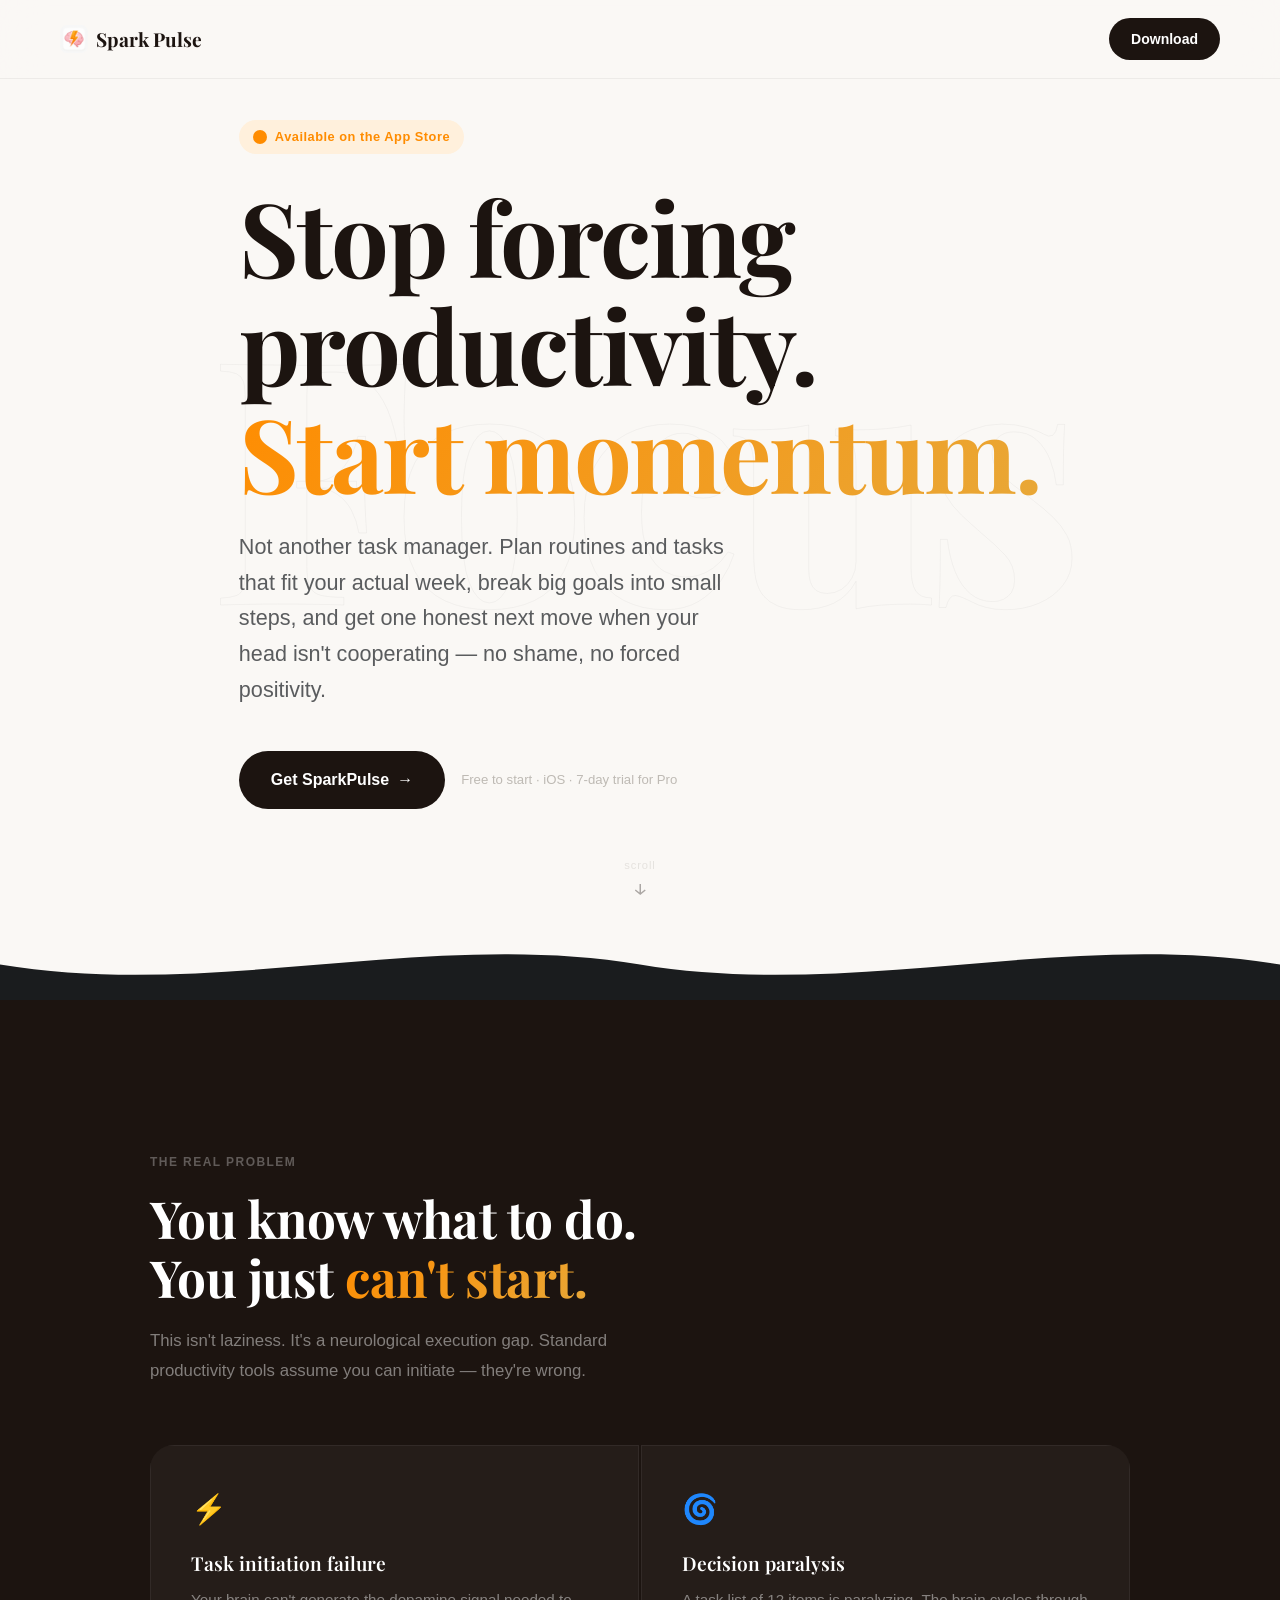
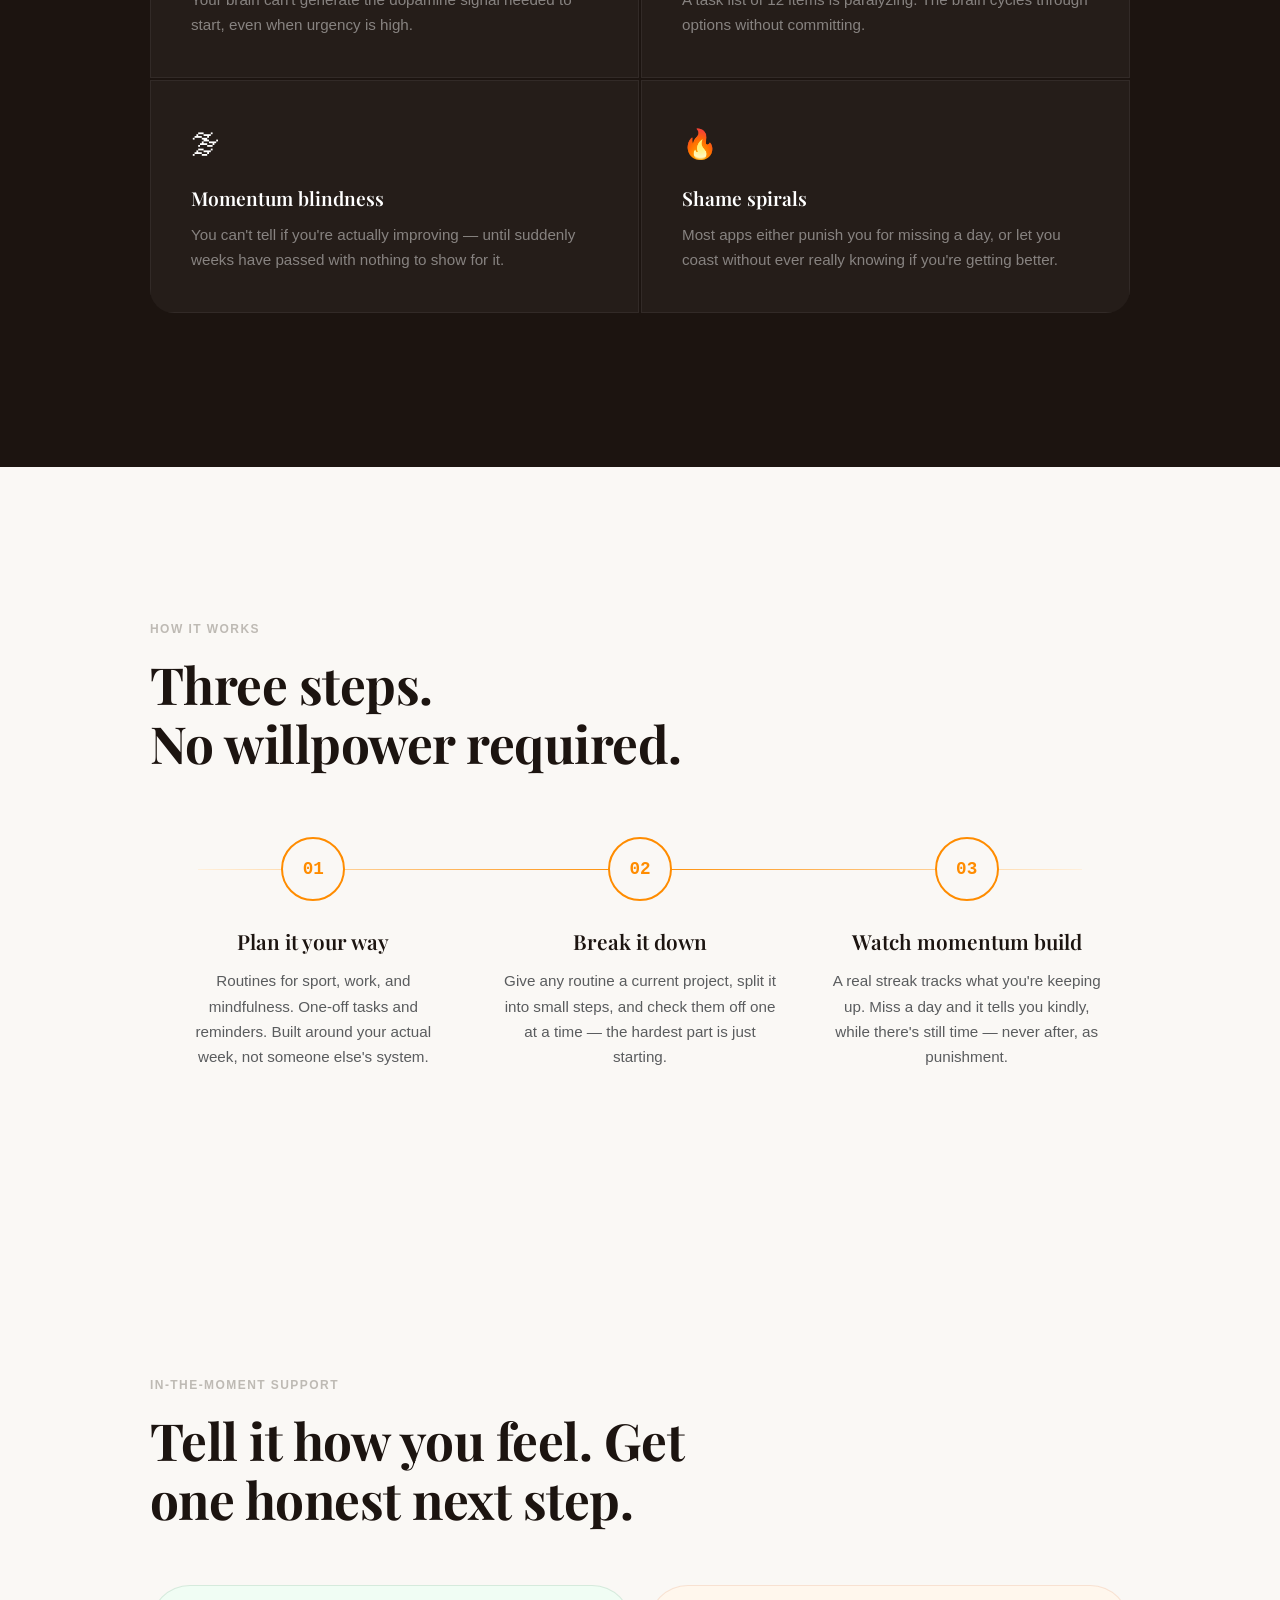
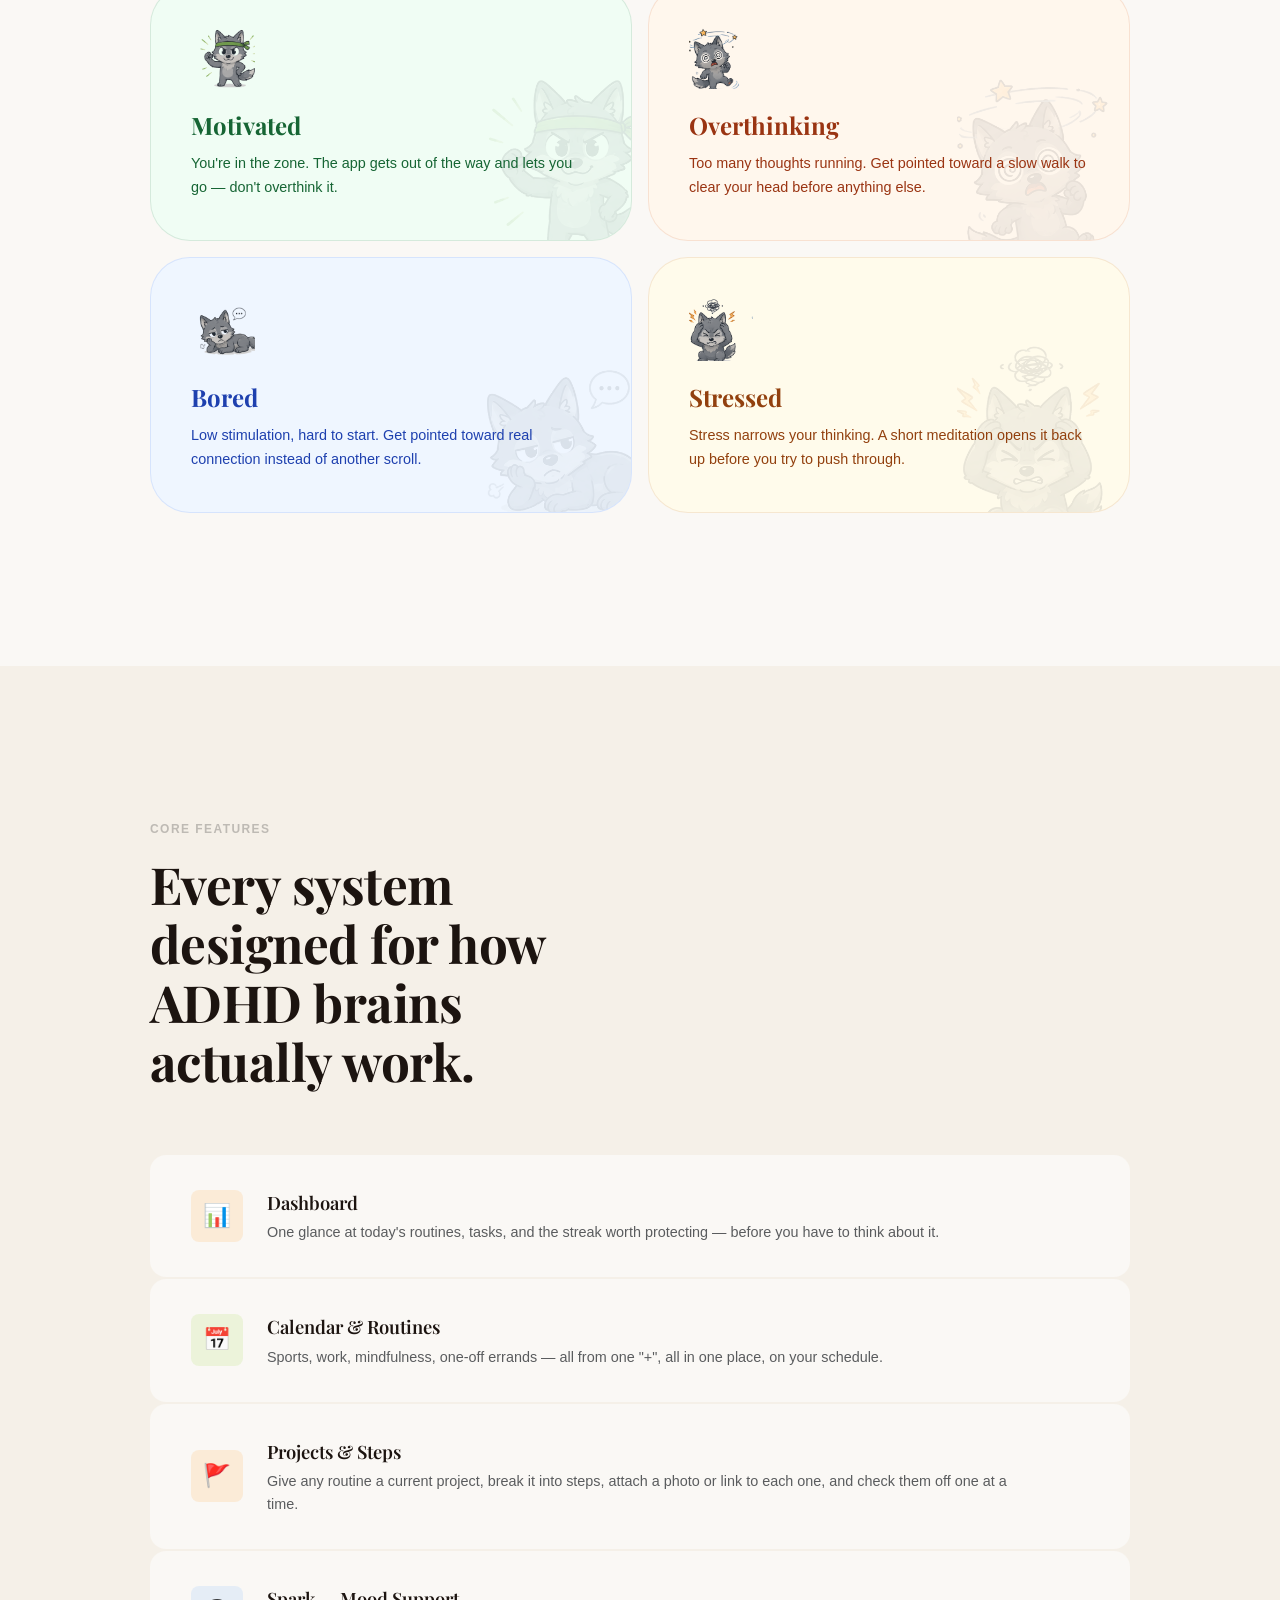
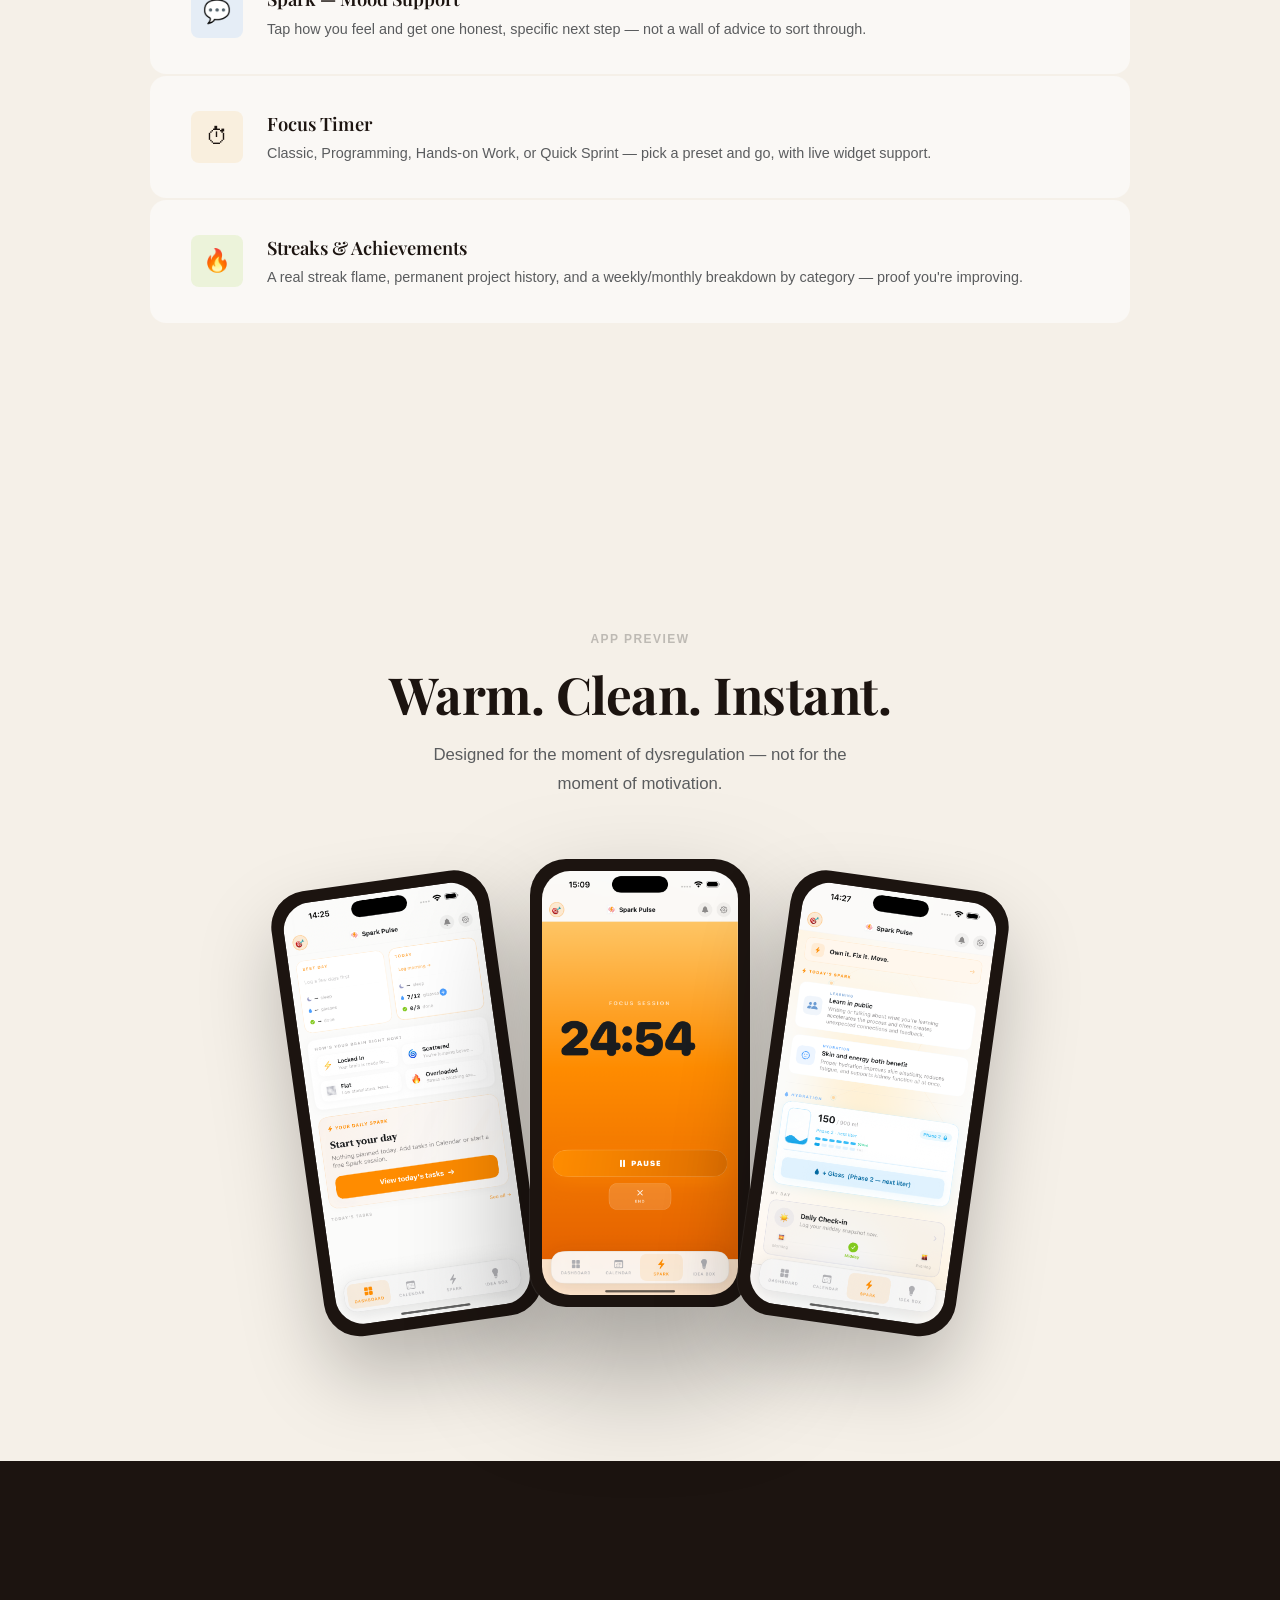
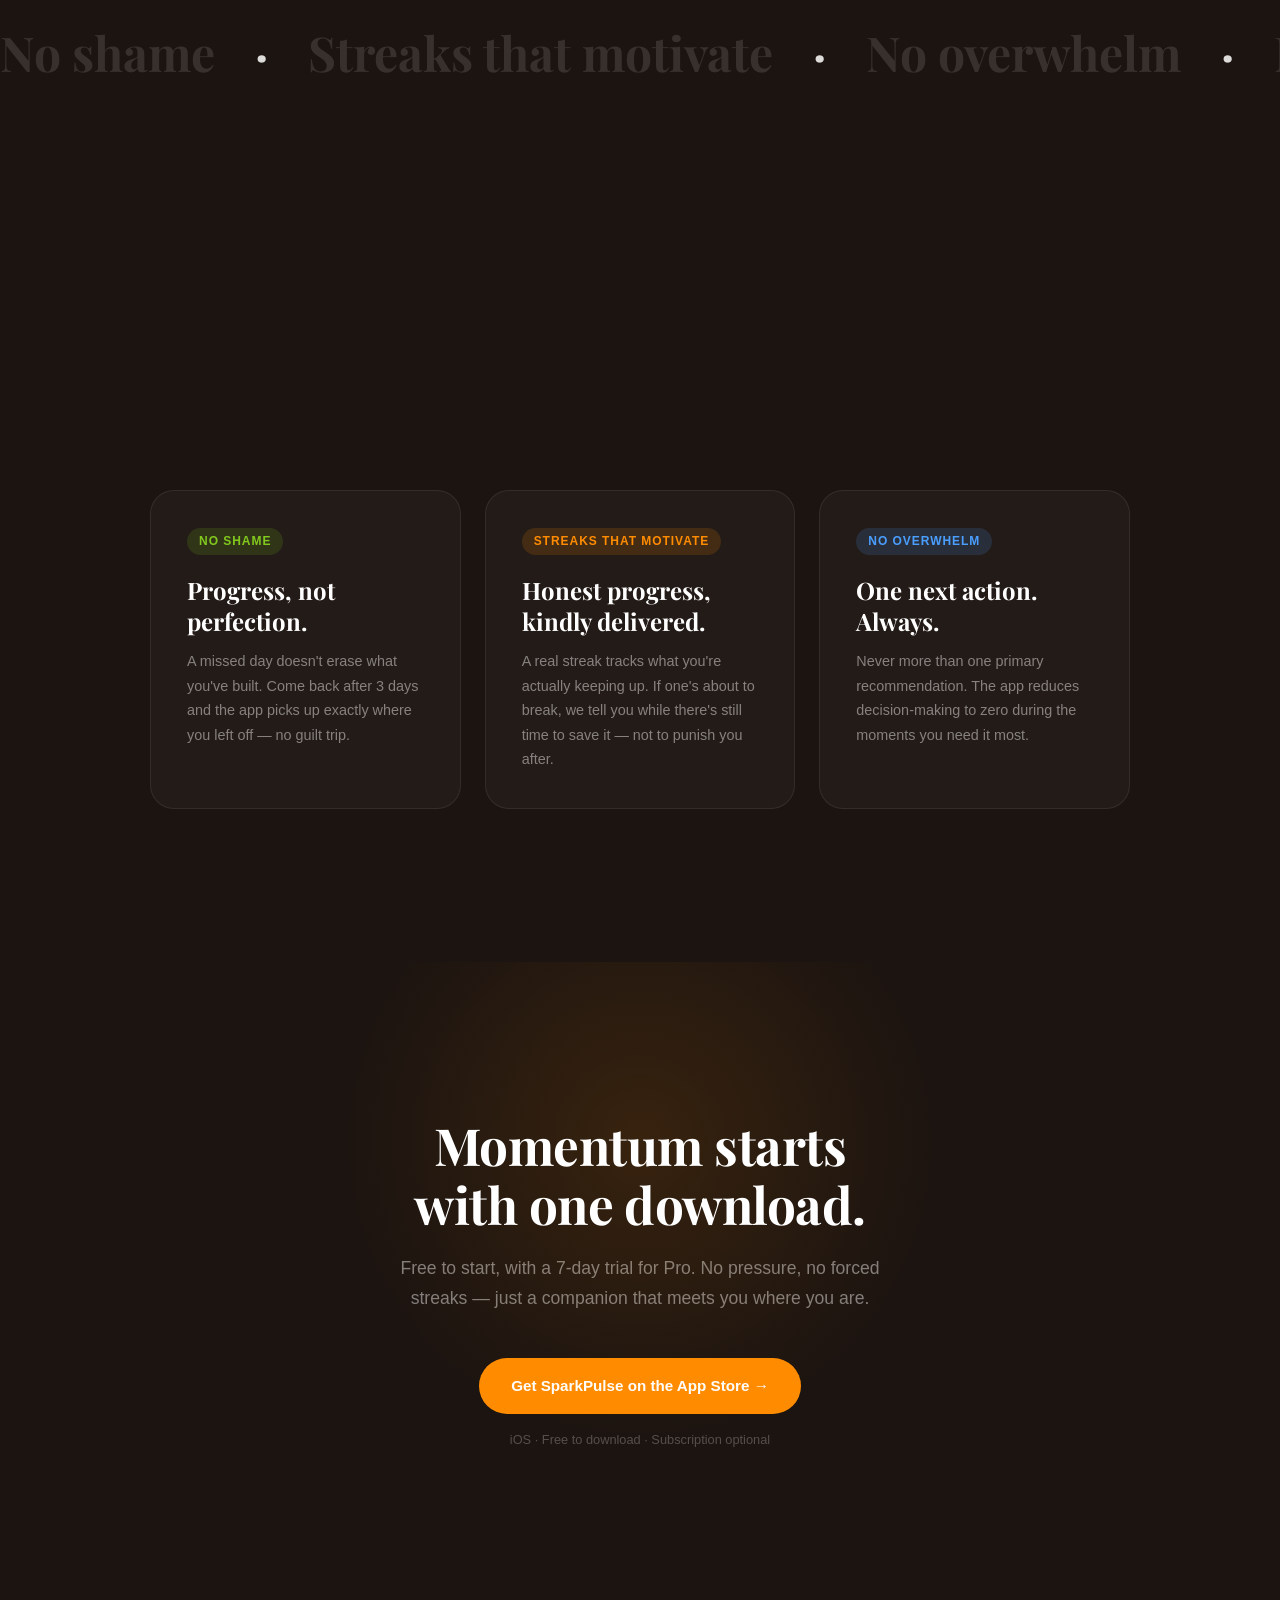
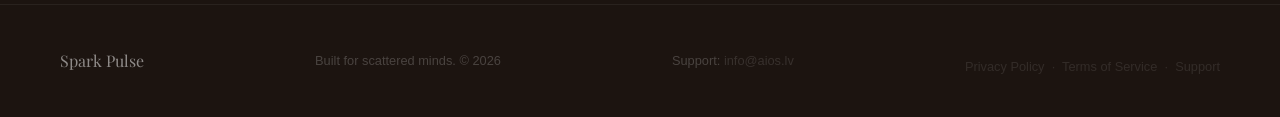
<file: index.html>
<!DOCTYPE html>
<html lang="en">
<head>
  <meta charset="UTF-8">
  <meta name="viewport" content="width=device-width, initial-scale=1.0">
  <meta name="description" content="SparkPulse — momentum, not shame. Plan routines and tasks, break big goals into small steps, get honest mood support in the moment, and watch real momentum build. Built for ADHD brains.">
  <meta property="og:title" content="SparkPulse — Momentum, Not Shame">
  <meta property="og:description" content="Stop forcing productivity. Small steps, honest streaks, and support that meets you where your head actually is today.">
  <meta property="og:type" content="website">
  <meta property="og:url" content="https://devbergs.github.io/sparkpulse-website/">
  <meta property="og:image" content="https://devbergs.github.io/sparkpulse-website/og-image.png">
  <meta property="og:image:width" content="1200">
  <meta property="og:image:height" content="630">
  <meta name="theme-color" content="#FAF8F5">
  <meta name="twitter:card" content="summary_large_image">
  <meta name="twitter:title" content="SparkPulse — Momentum, Not Shame">
  <meta name="twitter:description" content="Stop forcing productivity. Small steps, honest streaks, and support that meets you where your head actually is today.">
  <meta name="twitter:image" content="https://devbergs.github.io/sparkpulse-website/og-image.png">
  <title>SparkPulse — Momentum, Not Shame</title>

  <!-- Favicon -->
  <link rel="icon" type="image/png" sizes="32x32" href="favicon-32.png">
  <link rel="apple-touch-icon" href="apple-touch-icon.png">

  <!-- Fonts -->
  <link rel="preconnect" href="https://fonts.googleapis.com">
  <link rel="preconnect" href="https://fonts.gstatic.com" crossorigin>
  <link href="https://fonts.googleapis.com/css2?family=Playfair+Display:ital,wght@0,600;0,700;0,800;1,600&display=swap" rel="stylesheet">

  <link rel="stylesheet" href="style.css">
</head>
<body>

<!-- ── NAV ──────────────────────────────────────────────────── -->
<nav>
  <a class="nav-logo" href="#hero">
    <img src="icon.png" alt="Spark Pulse" class="nav-icon">
    Spark Pulse
  </a>
  <a class="nav-cta" href="https://apps.apple.com/us/app/spark-pulse/id6780839534" target="_blank" rel="noopener" data-action="nav-cta">Download</a>
</nav>

<!-- ── HERO ─────────────────────────────────────────────────── -->
<section id="hero">
  <div class="hero-bg-text" aria-hidden="true">Focus</div>
  <div class="container hero-content">

    <div class="hero-tag">
      <svg viewBox="0 0 14 14" fill="currentColor"><circle cx="7" cy="7" r="7"/></svg>
      Available on the App Store
    </div>

    <h1 class="t-display hero-headline">
      Stop forcing<br>
      productivity.<br>
      <em>Start momentum.</em>
    </h1>

    <p class="hero-sub">
      Not another task manager. Plan routines and tasks that fit your
      actual week, break big goals into small steps, and get one honest
      next move when your head isn't cooperating — no shame, no forced
      positivity.
    </p>

    <div class="hero-actions">
      <a class="btn-primary" href="https://apps.apple.com/us/app/spark-pulse/id6780839534" target="_blank" rel="noopener" data-action="hero-cta">
        <span>Get SparkPulse</span>
        <span>→</span>
      </a>
      <span class="hero-note">Free to start · iOS · 7-day trial for Pro</span>
    </div>
  </div>

  <div class="hero-scroll" aria-hidden="true">
    <span>scroll</span>
    <svg width="16" height="16" viewBox="0 0 16 16" fill="none" stroke="currentColor" stroke-width="1.5">
      <path d="M8 3v10M3 9l5 4 5-4"/>
    </svg>
  </div>
</section>

<!-- ── WAVE ─────────────────────────────────────────────────── -->
<div class="wave-divider">
  <svg viewBox="0 0 1440 80" preserveAspectRatio="none" xmlns="http://www.w3.org/2000/svg">
    <path d="M0,40 C240,80 480,0 720,40 C960,80 1200,0 1440,40 L1440,80 L0,80 Z" fill="#1A1C1E"/>
  </svg>
</div>

<!-- ── PROBLEM ───────────────────────────────────────────────── -->
<section id="problem">
  <div class="container">
    <p class="t-label reveal">The real problem</p>
    <h2 class="t-headline reveal delay-1" style="margin-top:16px; max-width: 600px;">
      You know what to do.<br>
      You just <em>can't start.</em>
    </h2>
    <p class="t-body reveal delay-2" style="max-width:520px; margin-top:20px; color:rgba(255,255,255,0.45);">
      This isn't laziness. It's a neurological execution gap.
      Standard productivity tools assume you can initiate — they're wrong.
    </p>

    <div class="problem-grid reveal delay-3">
      <div class="problem-card">
        <span class="icon">⚡</span>
        <h3>Task initiation failure</h3>
        <p>Your brain can't generate the dopamine signal needed to start, even when urgency is high.</p>
      </div>
      <div class="problem-card">
        <span class="icon">🌀</span>
        <h3>Decision paralysis</h3>
        <p>A task list of 12 items is paralyzing. The brain cycles through options without committing.</p>
      </div>
      <div class="problem-card">
        <span class="icon">🌫</span>
        <h3>Momentum blindness</h3>
        <p>You can't tell if you're actually improving — until suddenly weeks have passed with nothing to show for it.</p>
      </div>
      <div class="problem-card">
        <span class="icon">🔥</span>
        <h3>Shame spirals</h3>
        <p>Most apps either punish you for missing a day, or let you coast without ever really knowing if you're getting better.</p>
      </div>
    </div>
  </div>
</section>

<!-- ── HOW IT WORKS ──────────────────────────────────────────── -->
<section id="how">
  <div class="container">
    <p class="t-label reveal">How it works</p>
    <h2 class="t-headline reveal delay-1" style="margin-top:16px;">
      Three steps.<br>No willpower required.
    </h2>

    <div class="steps-row">
      <div class="step reveal delay-1">
        <div class="step-num">01</div>
        <h3>Plan it your way</h3>
        <p>Routines for sport, work, and mindfulness. One-off tasks and reminders. Built around your actual week, not someone else's system.</p>
      </div>
      <div class="step reveal delay-2">
        <div class="step-num">02</div>
        <h3>Break it down</h3>
        <p>Give any routine a current project, split it into small steps, and check them off one at a time — the hardest part is just starting.</p>
      </div>
      <div class="step reveal delay-3">
        <div class="step-num">03</div>
        <h3>Watch momentum build</h3>
        <p>A real streak tracks what you're keeping up. Miss a day and it tells you kindly, while there's still time — never after, as punishment.</p>
      </div>
    </div>
  </div>
</section>

<!-- ── MOOD SUPPORT ──────────────────────────────────────────── -->
<section id="states">
  <div class="container">
    <p class="t-label reveal">In-the-moment support</p>
    <h2 class="t-headline reveal delay-1" style="margin-top:16px; max-width:560px;">
      Tell it how you feel. Get one honest next step.
    </h2>

    <div class="states-grid">
      <div class="state-card locked reveal delay-1" data-state="motivated">
        <div class="state-emoji"><img src="images/moods/motivated.png" alt="" loading="lazy"></div>
        <h3>Motivated</h3>
        <p>You're in the zone. The app gets out of the way and lets you go — don't overthink it.</p>
        <div class="state-bg" aria-hidden="true"><img src="images/moods/motivated.png" alt=""></div>
      </div>
      <div class="state-card scatter reveal delay-2" data-state="overthinking">
        <div class="state-emoji"><img src="images/moods/overthinking.png" alt="" loading="lazy"></div>
        <h3>Overthinking</h3>
        <p>Too many thoughts running. Get pointed toward a slow walk to clear your head before anything else.</p>
        <div class="state-bg" aria-hidden="true"><img src="images/moods/overthinking.png" alt=""></div>
      </div>
      <div class="state-card flat reveal delay-3" data-state="bored">
        <div class="state-emoji"><img src="images/moods/bored.png" alt="" loading="lazy"></div>
        <h3>Bored</h3>
        <p>Low stimulation, hard to start. Get pointed toward real connection instead of another scroll.</p>
        <div class="state-bg" aria-hidden="true"><img src="images/moods/bored.png" alt=""></div>
      </div>
      <div class="state-card over reveal delay-4" data-state="stressed">
        <div class="state-emoji"><img src="images/moods/stressed.png" alt="" loading="lazy"></div>
        <h3>Stressed</h3>
        <p>Stress narrows your thinking. A short meditation opens it back up before you try to push through.</p>
        <div class="state-bg" aria-hidden="true"><img src="images/moods/stressed.png" alt=""></div>
      </div>
    </div>
  </div>
</section>

<!-- ── FEATURES ──────────────────────────────────────────────── -->
<section id="features">
  <div class="container">
    <div class="features-header">
      <p class="t-label reveal">Core features</p>
      <h2 class="t-headline reveal delay-1" style="margin-top:16px; max-width:500px;">
        Every system designed for how ADHD brains actually work.
      </h2>
    </div>

    <div class="feature-list">
      <div class="feature-item orange reveal" data-feature="dashboard">
        <div class="feature-left">
          <div class="feature-icon">📊</div>
          <div class="feature-text">
            <h3>Dashboard</h3>
            <p>One glance at today's routines, tasks, and the streak worth protecting — before you have to think about it.</p>
          </div>
        </div>
        <div class="feature-arrow">→</div>
      </div>

      <div class="feature-item green reveal delay-1" data-feature="calendar">
        <div class="feature-left">
          <div class="feature-icon">📅</div>
          <div class="feature-text">
            <h3>Calendar &amp; Routines</h3>
            <p>Sports, work, mindfulness, one-off errands — all from one "+", all in one place, on your schedule.</p>
          </div>
        </div>
        <div class="feature-arrow">→</div>
      </div>

      <div class="feature-item orange reveal delay-2" data-feature="projects">
        <div class="feature-left">
          <div class="feature-icon">🚩</div>
          <div class="feature-text">
            <h3>Projects &amp; Steps</h3>
            <p>Give any routine a current project, break it into steps, attach a photo or link to each one, and check them off one at a time.</p>
          </div>
        </div>
        <div class="feature-arrow">→</div>
      </div>

      <div class="feature-item blue reveal delay-3" data-feature="spark">
        <div class="feature-left">
          <div class="feature-icon">💬</div>
          <div class="feature-text">
            <h3>Spark — Mood Support</h3>
            <p>Tap how you feel and get one honest, specific next step — not a wall of advice to sort through.</p>
          </div>
        </div>
        <div class="feature-arrow">→</div>
      </div>

      <div class="feature-item amber reveal delay-4" data-feature="focus">
        <div class="feature-left">
          <div class="feature-icon">⏱</div>
          <div class="feature-text">
            <h3>Focus Timer</h3>
            <p>Classic, Programming, Hands-on Work, or Quick Sprint — pick a preset and go, with live widget support.</p>
          </div>
        </div>
        <div class="feature-arrow">→</div>
      </div>

      <div class="feature-item green reveal" data-feature="streaks">
        <div class="feature-left">
          <div class="feature-icon">🔥</div>
          <div class="feature-text">
            <h3>Streaks &amp; Achievements</h3>
            <p>A real streak flame, permanent project history, and a weekly/monthly breakdown by category — proof you're improving.</p>
          </div>
        </div>
        <div class="feature-arrow">→</div>
      </div>
    </div>
  </div>
</section>

<!-- ── APP PREVIEW ───────────────────────────────────────────── -->
<section id="preview">
  <div class="container">
    <p class="t-label reveal">App preview</p>
    <h2 class="t-headline reveal delay-1" style="margin-top:16px;">
      Warm. Clean. Instant.
    </h2>
    <p class="t-body reveal delay-2" style="max-width:440px; margin:16px auto 0;">
      Designed for the moment of dysregulation — not for the moment of motivation.
    </p>

    <div class="preview-phones reveal delay-2">
      <div class="phone-mock left">
        <div class="phone-screen">
          <img src="screenshots/dashboard.png" alt="SparkPulse — Dashboard" loading="lazy">
        </div>
      </div>
      <div class="phone-mock center">
        <div class="phone-screen">
          <img src="screenshots/focus-timer.png" alt="SparkPulse — Focus Timer" loading="lazy">
        </div>
      </div>
      <div class="phone-mock right">
        <div class="phone-screen">
          <img src="screenshots/activations.png" alt="SparkPulse — Routines &amp; Projects" loading="lazy">
        </div>
      </div>
    </div>
  </div>
</section>

<!-- ── PHILOSOPHY ────────────────────────────────────────────── -->
<section id="philosophy">
  <div class="philosophy-marquee" aria-hidden="true">
    <div class="marquee-track">
      <span class="marquee-item">No shame</span>
      <span class="marquee-item highlight">·</span>
      <span class="marquee-item">Streaks that motivate</span>
      <span class="marquee-item highlight">·</span>
      <span class="marquee-item">No overwhelm</span>
      <span class="marquee-item highlight">·</span>
      <span class="marquee-item">No shame</span>
      <span class="marquee-item highlight">·</span>
      <span class="marquee-item">Streaks that motivate</span>
      <span class="marquee-item highlight">·</span>
      <span class="marquee-item">No overwhelm</span>
      <span class="marquee-item highlight">·</span>
      <span class="marquee-item">No shame</span>
      <span class="marquee-item highlight">·</span>
      <span class="marquee-item">Streaks that motivate</span>
      <span class="marquee-item highlight">·</span>
      <span class="marquee-item">No overwhelm</span>
      <span class="marquee-item highlight">·</span>
    </div>
  </div>

  <div class="container">
    <p class="t-label reveal" style="color:rgba(255,255,255,0.3);">ADHD-first philosophy</p>
    <h2 class="t-headline reveal delay-1" style="color:#fff; margin-top:16px; margin-bottom:48px; max-width:560px;">
      Built for the brain you have.<br>Not the brain they assume.
    </h2>

    <div class="philosophy-grid">
      <div class="philosophy-card no-shame reveal delay-1">
        <span class="tag">NO SHAME</span>
        <h3>Progress, not perfection.</h3>
        <p>A missed day doesn't erase what you've built. Come back after 3 days and the app picks up exactly where you left off — no guilt trip.</p>
      </div>
      <div class="philosophy-card no-streak reveal delay-2">
        <span class="tag">STREAKS THAT MOTIVATE</span>
        <h3>Honest progress, kindly delivered.</h3>
        <p>A real streak tracks what you're actually keeping up. If one's about to break, we tell you while there's still time to save it — not to punish you after.</p>
      </div>
      <div class="philosophy-card no-over reveal delay-3">
        <span class="tag">NO OVERWHELM</span>
        <h3>One next action. Always.</h3>
        <p>Never more than one primary recommendation. The app reduces decision-making to zero during the moments you need it most.</p>
      </div>
    </div>
  </div>
</section>

<!-- ── DOWNLOAD CTA ──────────────────────────────────────────── -->
<section id="beta">
  <div class="beta-glow" aria-hidden="true"></div>
  <div class="container">
    <h2 class="t-headline beta-headline reveal">
      Momentum starts<br>with one download.
    </h2>
    <p class="beta-sub reveal delay-1">
      Free to start, with a 7-day trial for Pro. No pressure,
      no forced streaks — just a companion that meets you where you are.
    </p>

    <div class="reveal delay-2" style="display:flex; justify-content:center; margin-top:8px;">
      <a href="https://apps.apple.com/us/app/spark-pulse/id6780839534" target="_blank" rel="noopener" class="email-submit" style="display:inline-flex; align-items:center; gap:10px; text-decoration:none; padding:16px 32px;">
        Get SparkPulse on the App Store →
      </a>
    </div>
    <p class="email-note reveal delay-3">
      iOS · Free to download · Subscription optional
    </p>
  </div>
</section>

<!-- ── FOOTER ────────────────────────────────────────────────── -->
<footer>
  <div class="logo">Spark Pulse</div>
  <p>Built for scattered minds. © 2026</p>
  <p>Support: <a href="mailto:info@aios.lv" style="color:inherit;opacity:0.6;">info@aios.lv</a></p>
  <p style="margin-top:12px;font-size:0.8rem;opacity:0.5;">
    <a href="privacy.html" style="color:inherit;">Privacy Policy</a>
    &nbsp;·&nbsp;
    <a href="terms.html" style="color:inherit;">Terms of Service</a>
    &nbsp;·&nbsp;
    <a href="support.html" style="color:inherit;">Support</a>
  </p>
</footer>

<script src="script.js"></script>
</body>
</html>
</file>
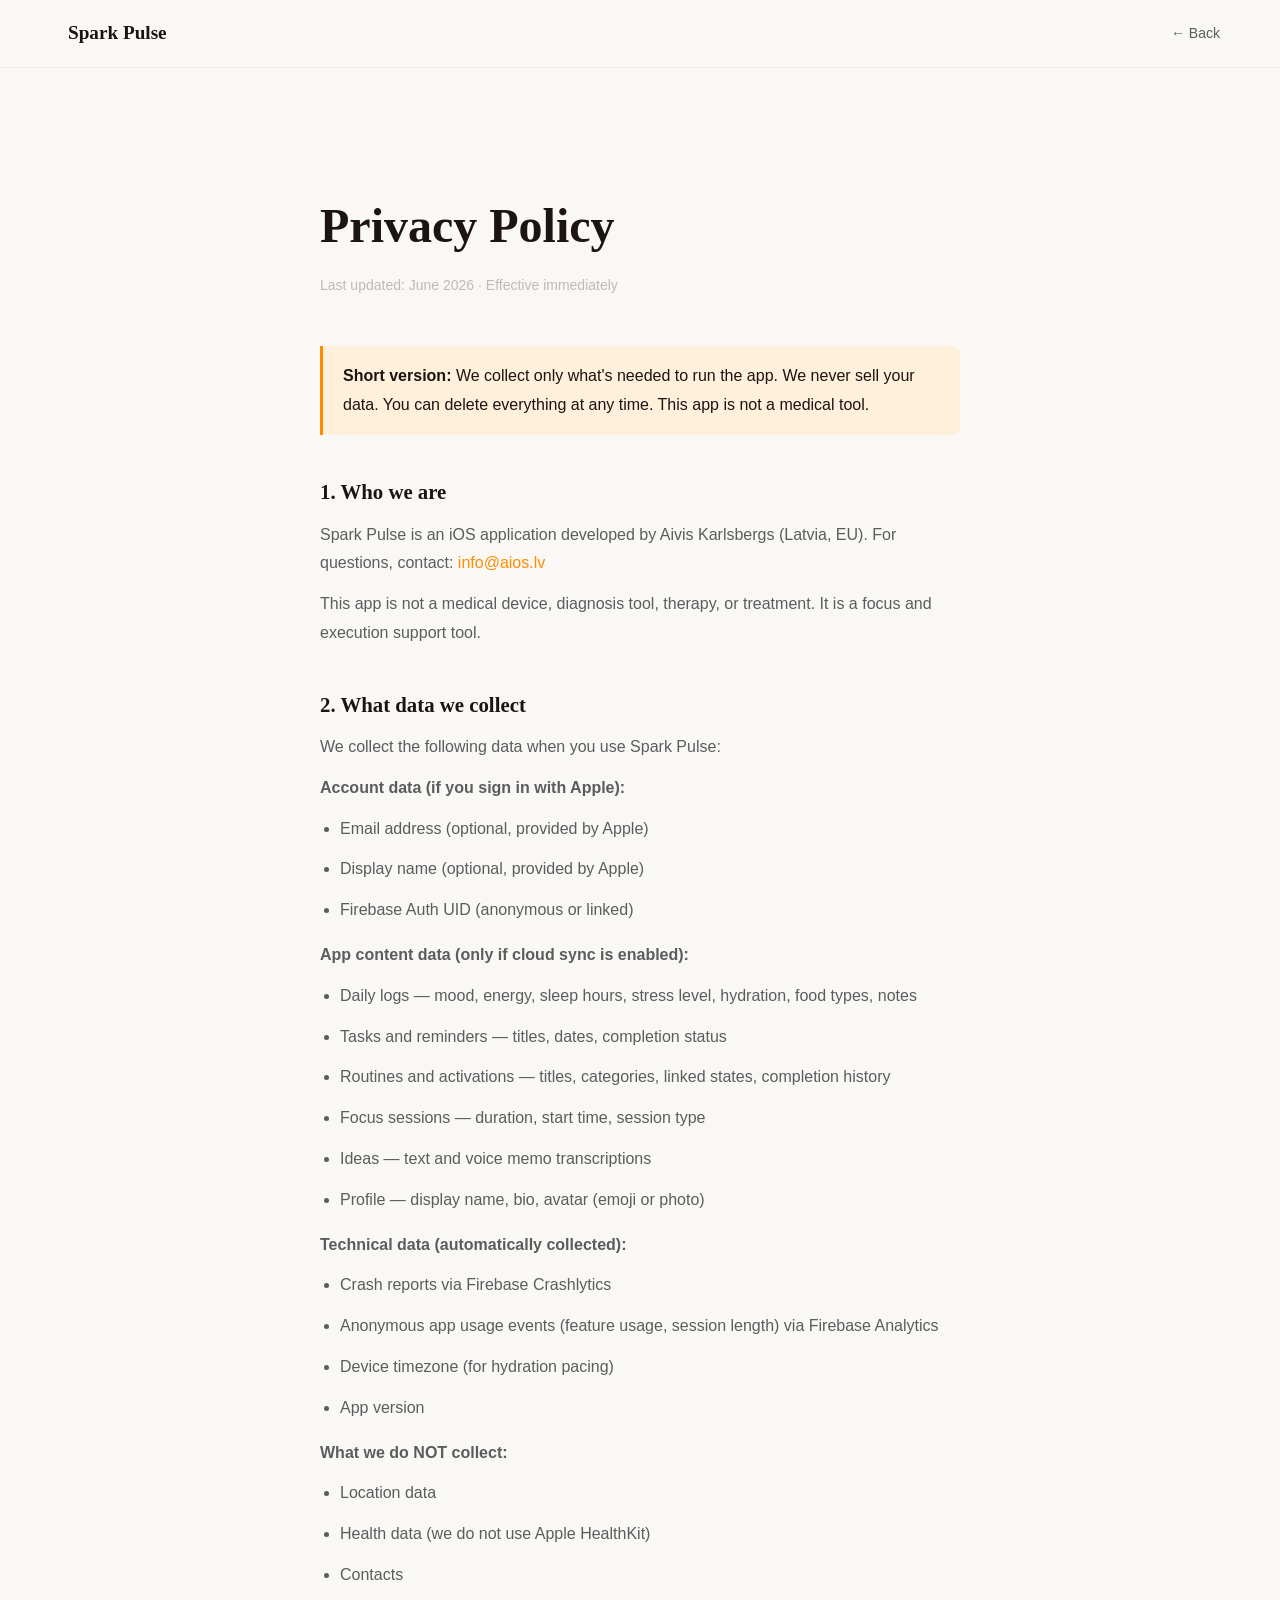
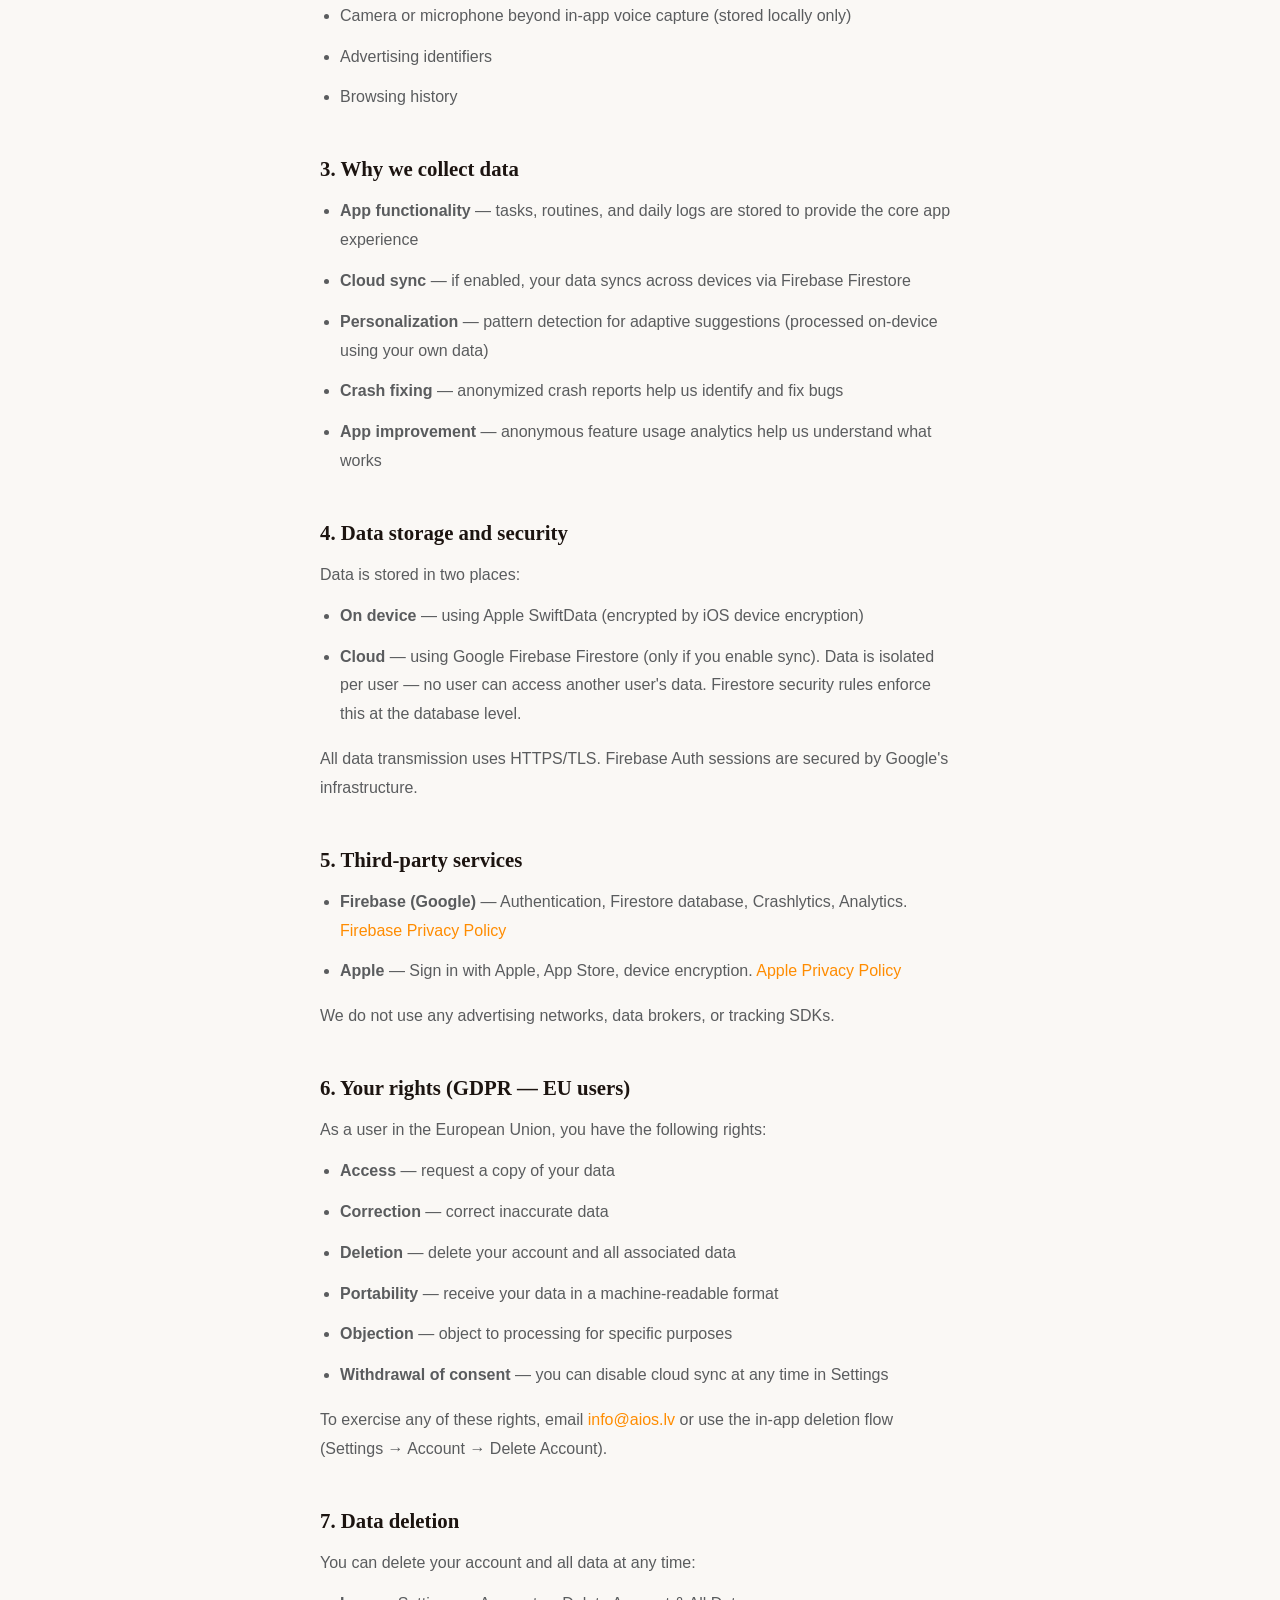
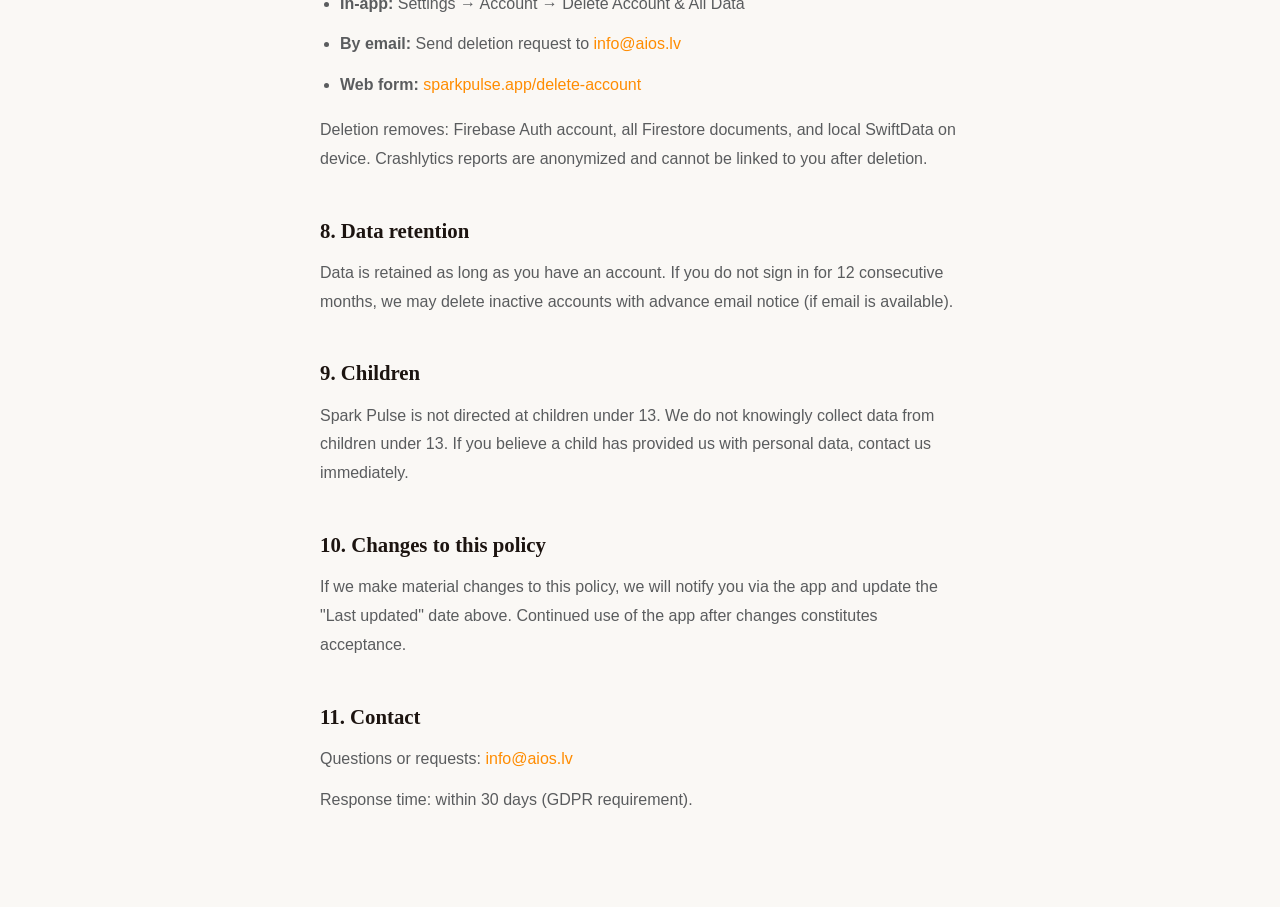
<file: privacy.html>
<!DOCTYPE html>
<html lang="en">
<head>
  <meta charset="UTF-8">
  <meta name="viewport" content="width=device-width, initial-scale=1.0">
  <link rel="icon" type="image/png" sizes="32x32" href="favicon-32.png">
  <link rel="apple-touch-icon" href="apple-touch-icon.png">
  <title>Privacy Policy — Spark Pulse</title>
  <link rel="stylesheet" href="style.css">
  <style>
    .legal { max-width: 720px; margin: 0 auto; padding: 120px clamp(20px,5vw,40px) 80px; }
    .legal h1 { font-family: var(--font-serif); font-size: clamp(2rem,4vw,3rem); margin-bottom: 8px; }
    .legal .meta { color: var(--ink-ghost); font-size: 0.875rem; margin-bottom: 48px; }
    .legal h2 { font-family: var(--font-serif); font-size: 1.3rem; margin-top: 40px; margin-bottom: 12px; }
    .legal p, .legal li { font-size: 1rem; color: var(--ink-muted); line-height: 1.8; margin-bottom: 12px; }
    .legal ul { padding-left: 20px; margin-bottom: 16px; }
    .legal a { color: var(--orange); }
    .legal .highlight { background: var(--orange-soft); border-left: 3px solid var(--orange); padding: 16px 20px; border-radius: 0 8px 8px 0; margin: 24px 0; }
    .legal .highlight p { margin: 0; color: var(--ink); }
    nav { position: relative; }
  </style>
</head>
<body>
<nav>
  <div class="nav-logo"><span class="dot"></span>Spark Pulse</div>
  <a href="/" style="font-size:0.875rem;color:var(--ink-muted);">← Back</a>
</nav>

<div class="legal">
  <h1>Privacy Policy</h1>
  <p class="meta">Last updated: June 2026 · Effective immediately</p>

  <div class="highlight">
    <p><strong>Short version:</strong> We collect only what's needed to run the app. We never sell your data. You can delete everything at any time. This app is not a medical tool.</p>
  </div>

  <h2>1. Who we are</h2>
  <p>Spark Pulse is an iOS application developed by Aivis Karlsbergs (Latvia, EU). For questions, contact: <a href="mailto:info@aios.lv">info@aios.lv</a></p>
  <p>This app is not a medical device, diagnosis tool, therapy, or treatment. It is a focus and execution support tool.</p>

  <h2>2. What data we collect</h2>
  <p>We collect the following data when you use Spark Pulse:</p>

  <p><strong>Account data (if you sign in with Apple):</strong></p>
  <ul>
    <li>Email address (optional, provided by Apple)</li>
    <li>Display name (optional, provided by Apple)</li>
    <li>Firebase Auth UID (anonymous or linked)</li>
  </ul>

  <p><strong>App content data (only if cloud sync is enabled):</strong></p>
  <ul>
    <li>Daily logs — mood, energy, sleep hours, stress level, hydration, food types, notes</li>
    <li>Tasks and reminders — titles, dates, completion status</li>
    <li>Routines and activations — titles, categories, linked states, completion history</li>
    <li>Focus sessions — duration, start time, session type</li>
    <li>Ideas — text and voice memo transcriptions</li>
    <li>Profile — display name, bio, avatar (emoji or photo)</li>
  </ul>

  <p><strong>Technical data (automatically collected):</strong></p>
  <ul>
    <li>Crash reports via Firebase Crashlytics</li>
    <li>Anonymous app usage events (feature usage, session length) via Firebase Analytics</li>
    <li>Device timezone (for hydration pacing)</li>
    <li>App version</li>
  </ul>

  <p><strong>What we do NOT collect:</strong></p>
  <ul>
    <li>Location data</li>
    <li>Health data (we do not use Apple HealthKit)</li>
    <li>Contacts</li>
    <li>Camera or microphone beyond in-app voice capture (stored locally only)</li>
    <li>Advertising identifiers</li>
    <li>Browsing history</li>
  </ul>

  <h2>3. Why we collect data</h2>
  <ul>
    <li><strong>App functionality</strong> — tasks, routines, and daily logs are stored to provide the core app experience</li>
    <li><strong>Cloud sync</strong> — if enabled, your data syncs across devices via Firebase Firestore</li>
    <li><strong>Personalization</strong> — pattern detection for adaptive suggestions (processed on-device using your own data)</li>
    <li><strong>Crash fixing</strong> — anonymized crash reports help us identify and fix bugs</li>
    <li><strong>App improvement</strong> — anonymous feature usage analytics help us understand what works</li>
  </ul>

  <h2>4. Data storage and security</h2>
  <p>Data is stored in two places:</p>
  <ul>
    <li><strong>On device</strong> — using Apple SwiftData (encrypted by iOS device encryption)</li>
    <li><strong>Cloud</strong> — using Google Firebase Firestore (only if you enable sync). Data is isolated per user — no user can access another user's data. Firestore security rules enforce this at the database level.</li>
  </ul>
  <p>All data transmission uses HTTPS/TLS. Firebase Auth sessions are secured by Google's infrastructure.</p>

  <h2>5. Third-party services</h2>
  <ul>
    <li><strong>Firebase (Google)</strong> — Authentication, Firestore database, Crashlytics, Analytics. <a href="https://firebase.google.com/support/privacy" target="_blank">Firebase Privacy Policy</a></li>
    <li><strong>Apple</strong> — Sign in with Apple, App Store, device encryption. <a href="https://www.apple.com/privacy" target="_blank">Apple Privacy Policy</a></li>
  </ul>
  <p>We do not use any advertising networks, data brokers, or tracking SDKs.</p>

  <h2>6. Your rights (GDPR — EU users)</h2>
  <p>As a user in the European Union, you have the following rights:</p>
  <ul>
    <li><strong>Access</strong> — request a copy of your data</li>
    <li><strong>Correction</strong> — correct inaccurate data</li>
    <li><strong>Deletion</strong> — delete your account and all associated data</li>
    <li><strong>Portability</strong> — receive your data in a machine-readable format</li>
    <li><strong>Objection</strong> — object to processing for specific purposes</li>
    <li><strong>Withdrawal of consent</strong> — you can disable cloud sync at any time in Settings</li>
  </ul>
  <p>To exercise any of these rights, email <a href="mailto:info@aios.lv">info@aios.lv</a> or use the in-app deletion flow (Settings → Account → Delete Account).</p>

  <h2>7. Data deletion</h2>
  <p>You can delete your account and all data at any time:</p>
  <ul>
    <li><strong>In-app:</strong> Settings → Account → Delete Account & All Data</li>
    <li><strong>By email:</strong> Send deletion request to <a href="mailto:info@aios.lv">info@aios.lv</a></li>
    <li><strong>Web form:</strong> <a href="/delete-account">sparkpulse.app/delete-account</a></li>
  </ul>
  <p>Deletion removes: Firebase Auth account, all Firestore documents, and local SwiftData on device. Crashlytics reports are anonymized and cannot be linked to you after deletion.</p>

  <h2>8. Data retention</h2>
  <p>Data is retained as long as you have an account. If you do not sign in for 12 consecutive months, we may delete inactive accounts with advance email notice (if email is available).</p>

  <h2>9. Children</h2>
  <p>Spark Pulse is not directed at children under 13. We do not knowingly collect data from children under 13. If you believe a child has provided us with personal data, contact us immediately.</p>

  <h2>10. Changes to this policy</h2>
  <p>If we make material changes to this policy, we will notify you via the app and update the "Last updated" date above. Continued use of the app after changes constitutes acceptance.</p>

  <h2>11. Contact</h2>
  <p>Questions or requests: <a href="mailto:info@aios.lv">info@aios.lv</a></p>
  <p>Response time: within 30 days (GDPR requirement).</p>
</div>
</body>
</html>
</file>
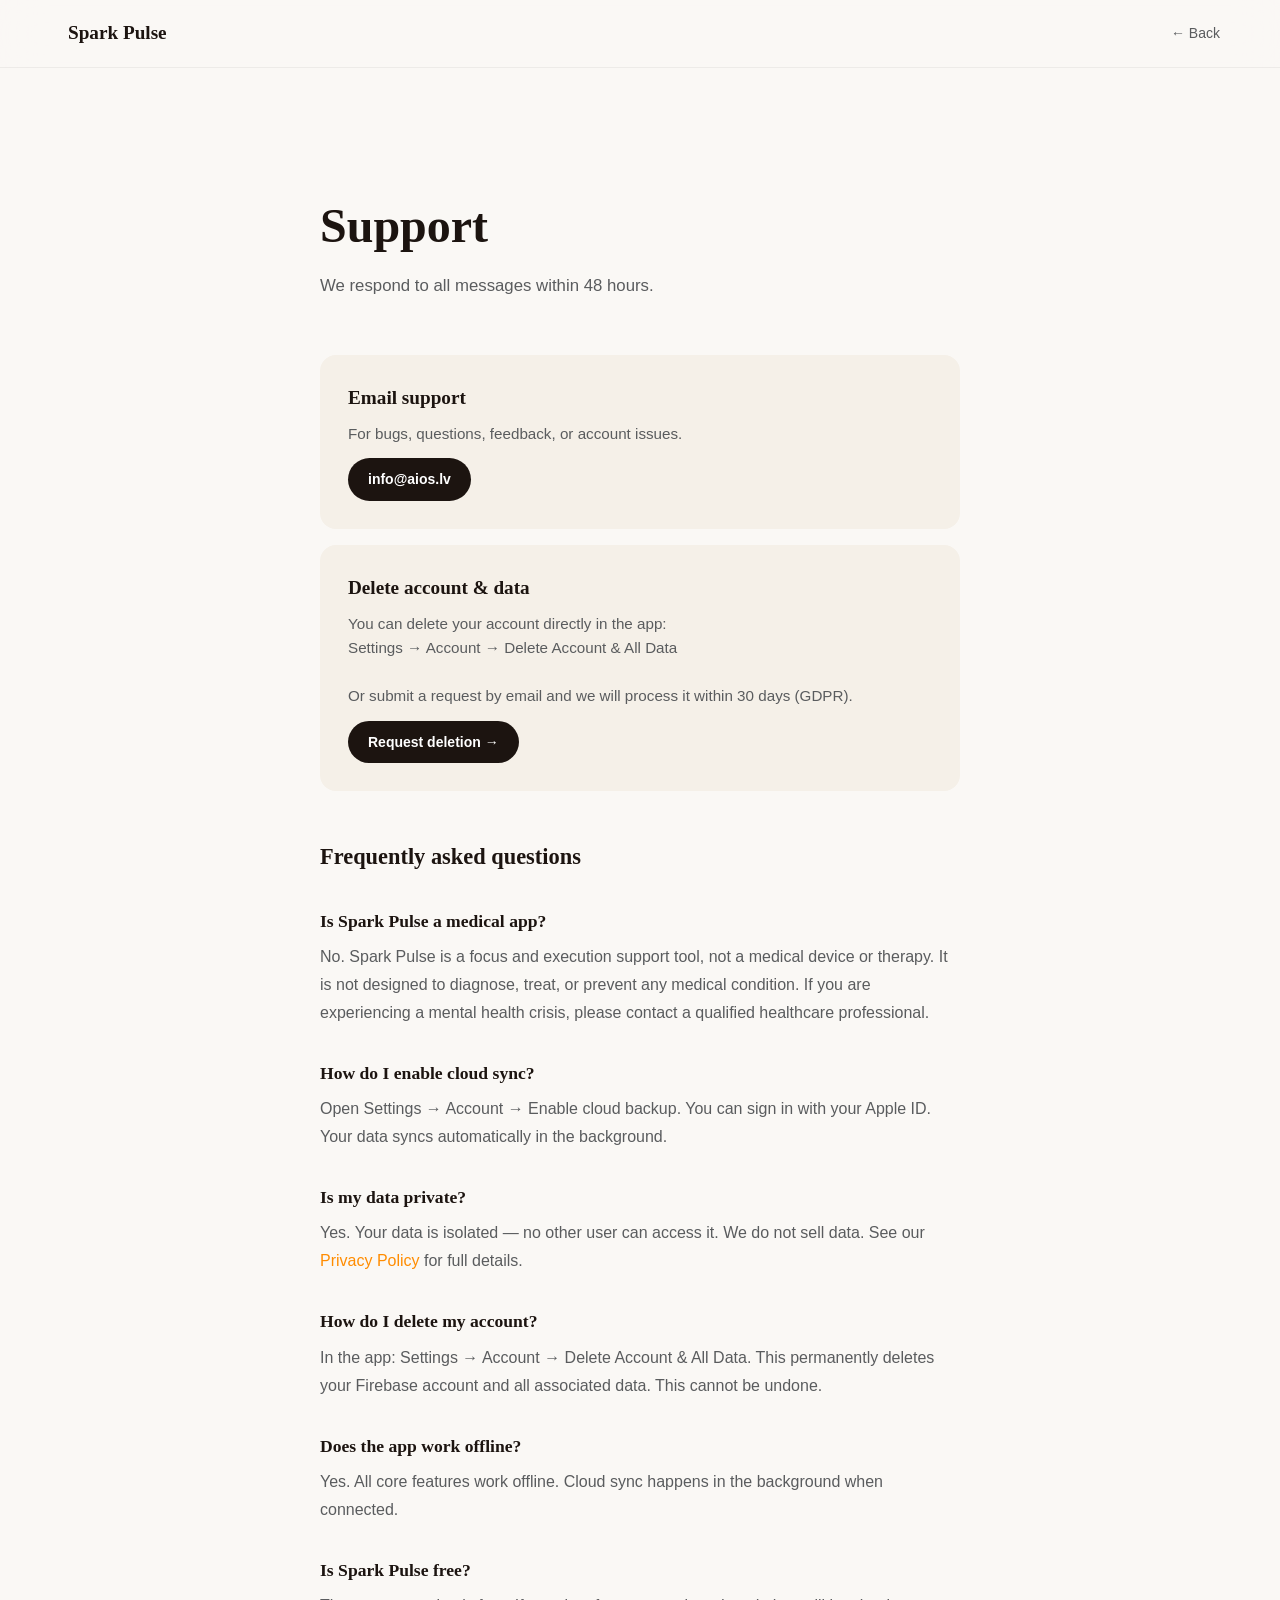
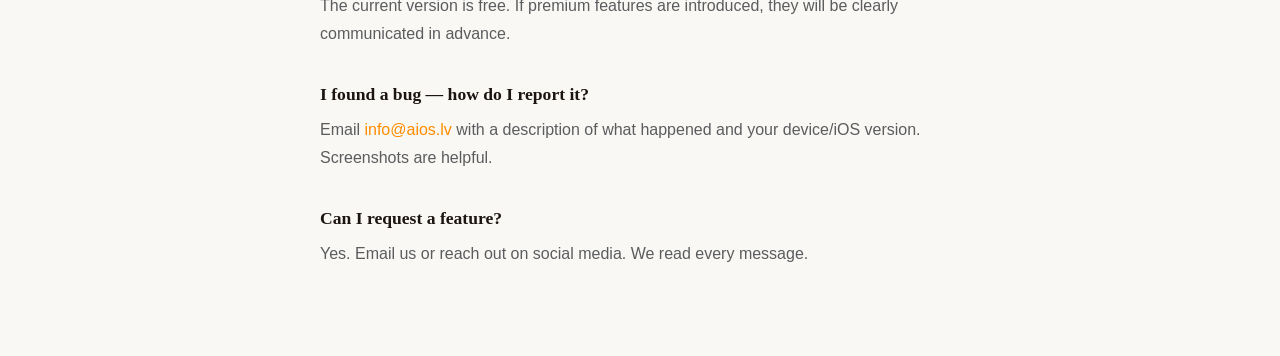
<file: support.html>
<!DOCTYPE html>
<html lang="en">
<head>
  <meta charset="UTF-8">
  <meta name="viewport" content="width=device-width, initial-scale=1.0">
  <link rel="icon" type="image/png" sizes="32x32" href="favicon-32.png">
  <link rel="apple-touch-icon" href="apple-touch-icon.png">
  <title>Support — Spark Pulse</title>
  <link rel="stylesheet" href="style.css">
  <style>
    .support { max-width: 720px; margin: 0 auto; padding: 120px clamp(20px,5vw,40px) 80px; }
    .support h1 { font-family: var(--font-serif); font-size: clamp(2rem,4vw,3rem); margin-bottom: 8px; }
    .support .sub { color: var(--ink-muted); margin-bottom: 56px; font-size: 1.05rem; }
    .faq { margin-top: 48px; }
    .faq h2 { font-family: var(--font-serif); font-size: 1.1rem; margin-top: 32px; margin-bottom: 8px; }
    .faq p { color: var(--ink-muted); line-height: 1.75; margin-bottom: 8px; }
    .faq a { color: var(--orange); }
    .contact-card { background: var(--bg-warm); border-radius: 16px; padding: 28px; margin-bottom: 16px; }
    .contact-card h3 { font-family: var(--font-serif); font-size: 1.2rem; margin-bottom: 8px; }
    .contact-card p { color: var(--ink-muted); margin: 0 0 12px; font-size: 0.95rem; }
    .contact-card a { display: inline-block; background: var(--ink); color: #fff; padding: 10px 20px; border-radius: 100px; font-size: 0.875rem; font-weight: 600; text-decoration: none; }
    .contact-card a:hover { background: var(--orange); }
    nav { position: relative; }
  </style>
</head>
<body>
<nav>
  <div class="nav-logo"><span class="dot"></span>Spark Pulse</div>
  <a href="/" style="font-size:0.875rem;color:var(--ink-muted);">← Back</a>
</nav>

<div class="support">
  <h1>Support</h1>
  <p class="sub">We respond to all messages within 48 hours.</p>

  <div class="contact-card">
    <h3>Email support</h3>
    <p>For bugs, questions, feedback, or account issues.</p>
    <a href="mailto:info@aios.lv">info@aios.lv</a>
  </div>

  <div class="contact-card">
    <h3>Delete account & data</h3>
    <p>You can delete your account directly in the app:<br>Settings → Account → Delete Account & All Data<br><br>Or submit a request by email and we will process it within 30 days (GDPR).</p>
    <a href="mailto:info@aios.lv?subject=Delete%20Account%20Request">Request deletion →</a>
  </div>

  <div class="faq">
    <h2 style="font-size:1.4rem; margin-top:48px;">Frequently asked questions</h2>

    <h2>Is Spark Pulse a medical app?</h2>
    <p>No. Spark Pulse is a focus and execution support tool, not a medical device or therapy. It is not designed to diagnose, treat, or prevent any medical condition. If you are experiencing a mental health crisis, please contact a qualified healthcare professional.</p>

    <h2>How do I enable cloud sync?</h2>
    <p>Open Settings → Account → Enable cloud backup. You can sign in with your Apple ID. Your data syncs automatically in the background.</p>

    <h2>Is my data private?</h2>
    <p>Yes. Your data is isolated — no other user can access it. We do not sell data. See our <a href="/privacy">Privacy Policy</a> for full details.</p>

    <h2>How do I delete my account?</h2>
    <p>In the app: Settings → Account → Delete Account & All Data. This permanently deletes your Firebase account and all associated data. This cannot be undone.</p>

    <h2>Does the app work offline?</h2>
    <p>Yes. All core features work offline. Cloud sync happens in the background when connected.</p>

    <h2>Is Spark Pulse free?</h2>
    <p>The current version is free. If premium features are introduced, they will be clearly communicated in advance.</p>

    <h2>I found a bug — how do I report it?</h2>
    <p>Email <a href="mailto:info@aios.lv">info@aios.lv</a> with a description of what happened and your device/iOS version. Screenshots are helpful.</p>

    <h2>Can I request a feature?</h2>
    <p>Yes. Email us or reach out on social media. We read every message.</p>
  </div>
</div>
</body>
</html>
</file>
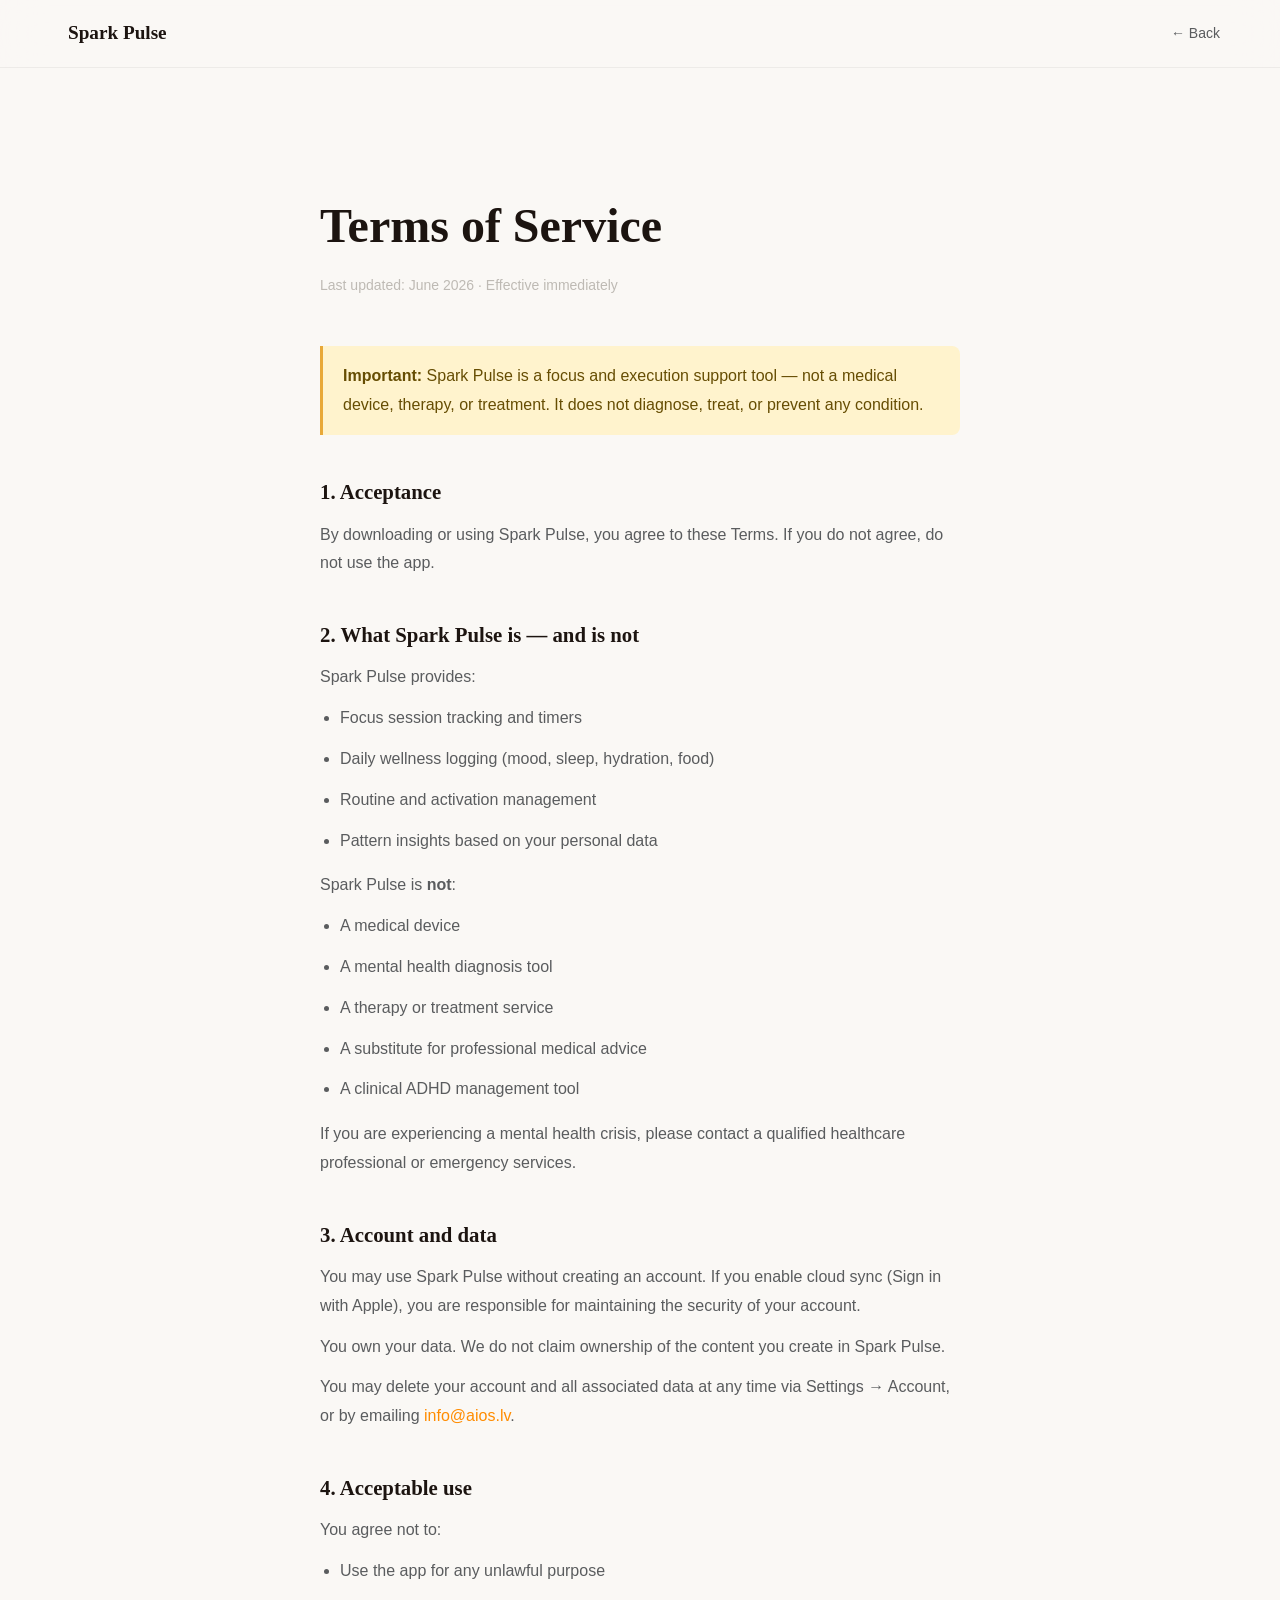
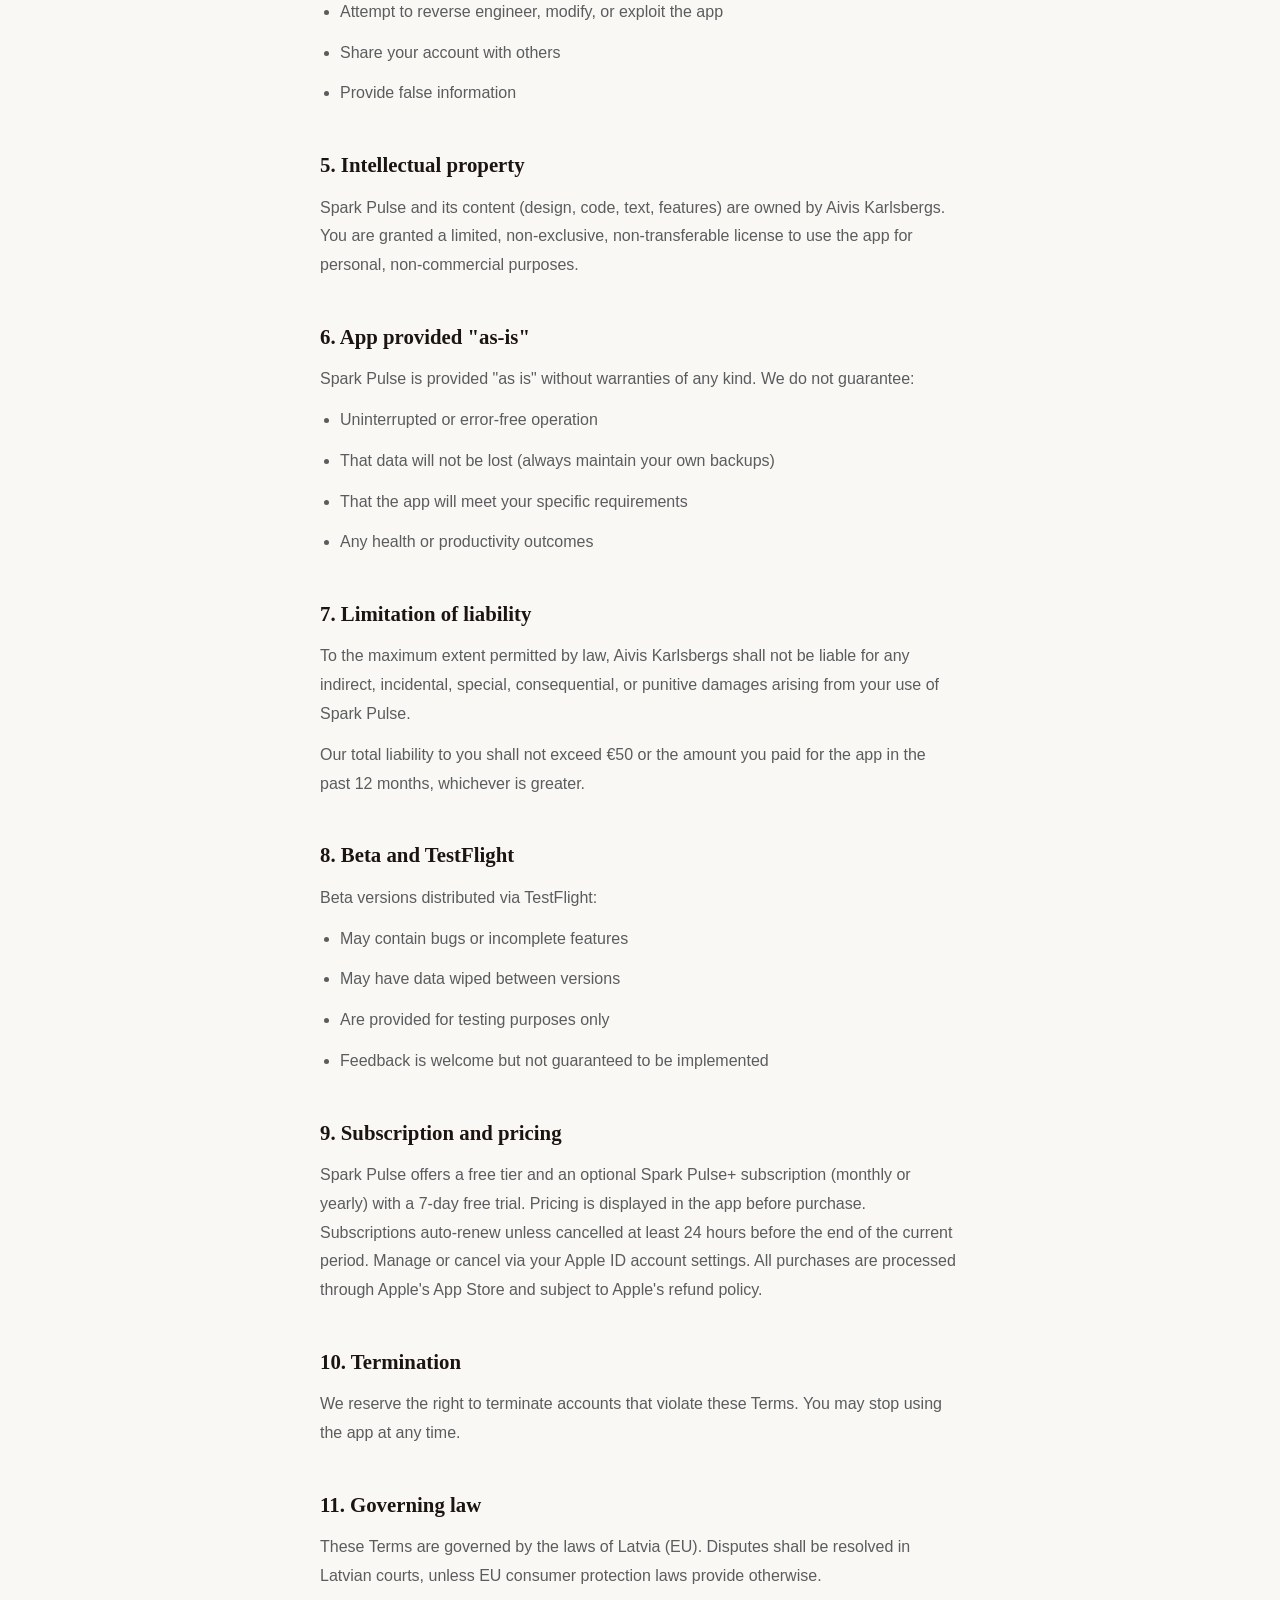
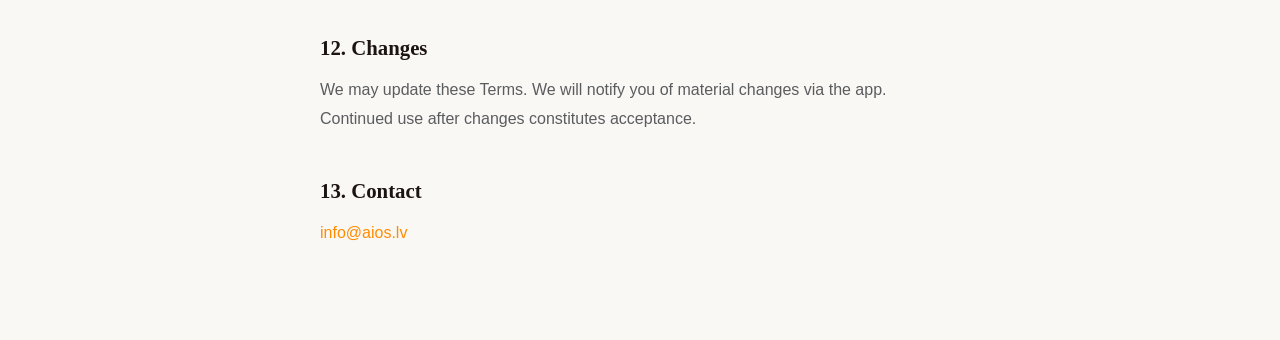
<file: terms.html>
<!DOCTYPE html>
<html lang="en">
<head>
  <meta charset="UTF-8">
  <meta name="viewport" content="width=device-width, initial-scale=1.0">
  <link rel="icon" type="image/png" sizes="32x32" href="favicon-32.png">
  <link rel="apple-touch-icon" href="apple-touch-icon.png">
  <title>Terms of Service — Spark Pulse</title>
  <link rel="stylesheet" href="style.css">
  <style>
    .legal { max-width: 720px; margin: 0 auto; padding: 120px clamp(20px,5vw,40px) 80px; }
    .legal h1 { font-family: var(--font-serif); font-size: clamp(2rem,4vw,3rem); margin-bottom: 8px; }
    .legal .meta { color: var(--ink-ghost); font-size: 0.875rem; margin-bottom: 48px; }
    .legal h2 { font-family: var(--font-serif); font-size: 1.3rem; margin-top: 40px; margin-bottom: 12px; }
    .legal p, .legal li { font-size: 1rem; color: var(--ink-muted); line-height: 1.8; margin-bottom: 12px; }
    .legal ul { padding-left: 20px; margin-bottom: 16px; }
    .legal a { color: var(--orange); }
    .legal .warning { background: #FFF3CD; border-left: 3px solid var(--amber); padding: 16px 20px; border-radius: 0 8px 8px 0; margin: 24px 0; }
    .legal .warning p { margin: 0; color: #664D03; }
    nav { position: relative; }
  </style>
</head>
<body>
<nav>
  <div class="nav-logo"><span class="dot"></span>Spark Pulse</div>
  <a href="/" style="font-size:0.875rem;color:var(--ink-muted);">← Back</a>
</nav>

<div class="legal">
  <h1>Terms of Service</h1>
  <p class="meta">Last updated: June 2026 · Effective immediately</p>

  <div class="warning">
    <p><strong>Important:</strong> Spark Pulse is a focus and execution support tool — not a medical device, therapy, or treatment. It does not diagnose, treat, or prevent any condition.</p>
  </div>

  <h2>1. Acceptance</h2>
  <p>By downloading or using Spark Pulse, you agree to these Terms. If you do not agree, do not use the app.</p>

  <h2>2. What Spark Pulse is — and is not</h2>
  <p>Spark Pulse provides:</p>
  <ul>
    <li>Focus session tracking and timers</li>
    <li>Daily wellness logging (mood, sleep, hydration, food)</li>
    <li>Routine and activation management</li>
    <li>Pattern insights based on your personal data</li>
  </ul>
  <p>Spark Pulse is <strong>not</strong>:</p>
  <ul>
    <li>A medical device</li>
    <li>A mental health diagnosis tool</li>
    <li>A therapy or treatment service</li>
    <li>A substitute for professional medical advice</li>
    <li>A clinical ADHD management tool</li>
  </ul>
  <p>If you are experiencing a mental health crisis, please contact a qualified healthcare professional or emergency services.</p>

  <h2>3. Account and data</h2>
  <p>You may use Spark Pulse without creating an account. If you enable cloud sync (Sign in with Apple), you are responsible for maintaining the security of your account.</p>
  <p>You own your data. We do not claim ownership of the content you create in Spark Pulse.</p>
  <p>You may delete your account and all associated data at any time via Settings → Account, or by emailing <a href="mailto:info@aios.lv">info@aios.lv</a>.</p>

  <h2>4. Acceptable use</h2>
  <p>You agree not to:</p>
  <ul>
    <li>Use the app for any unlawful purpose</li>
    <li>Attempt to reverse engineer, modify, or exploit the app</li>
    <li>Share your account with others</li>
    <li>Provide false information</li>
  </ul>

  <h2>5. Intellectual property</h2>
  <p>Spark Pulse and its content (design, code, text, features) are owned by Aivis Karlsbergs. You are granted a limited, non-exclusive, non-transferable license to use the app for personal, non-commercial purposes.</p>

  <h2>6. App provided "as-is"</h2>
  <p>Spark Pulse is provided "as is" without warranties of any kind. We do not guarantee:</p>
  <ul>
    <li>Uninterrupted or error-free operation</li>
    <li>That data will not be lost (always maintain your own backups)</li>
    <li>That the app will meet your specific requirements</li>
    <li>Any health or productivity outcomes</li>
  </ul>

  <h2>7. Limitation of liability</h2>
  <p>To the maximum extent permitted by law, Aivis Karlsbergs shall not be liable for any indirect, incidental, special, consequential, or punitive damages arising from your use of Spark Pulse.</p>
  <p>Our total liability to you shall not exceed €50 or the amount you paid for the app in the past 12 months, whichever is greater.</p>

  <h2>8. Beta and TestFlight</h2>
  <p>Beta versions distributed via TestFlight:</p>
  <ul>
    <li>May contain bugs or incomplete features</li>
    <li>May have data wiped between versions</li>
    <li>Are provided for testing purposes only</li>
    <li>Feedback is welcome but not guaranteed to be implemented</li>
  </ul>

  <h2>9. Subscription and pricing</h2>
  <p>Spark Pulse offers a free tier and an optional Spark Pulse+ subscription (monthly or yearly) with a 7-day free trial. Pricing is displayed in the app before purchase. Subscriptions auto-renew unless cancelled at least 24 hours before the end of the current period. Manage or cancel via your Apple ID account settings. All purchases are processed through Apple's App Store and subject to Apple's refund policy.</p>

  <h2>10. Termination</h2>
  <p>We reserve the right to terminate accounts that violate these Terms. You may stop using the app at any time.</p>

  <h2>11. Governing law</h2>
  <p>These Terms are governed by the laws of Latvia (EU). Disputes shall be resolved in Latvian courts, unless EU consumer protection laws provide otherwise.</p>

  <h2>12. Changes</h2>
  <p>We may update these Terms. We will notify you of material changes via the app. Continued use after changes constitutes acceptance.</p>

  <h2>13. Contact</h2>
  <p><a href="mailto:info@aios.lv">info@aios.lv</a></p>
</div>
</body>
</html>
</file>
<file: style.css>
/* ============================================================
   SPARK PULSE — Landing Page Design System
   Tone: warm · calm · liquid · momentum · cognitive safety
   ============================================================ */

/* ── Tokens ─────────────────────────────────────────────────── */
:root {
  --bg:          #FAF8F5;
  --bg-warm:     #F5F0E8;
  --ink:         #1C1410;
  --ink-muted:   #5A5C5E;
  --ink-ghost:   #BEBAB4;
  --orange:      #FF8C00;
  --orange-soft: #FFF0DC;
  --green:       #82C91E;
  --green-soft:  #F0FAD8;
  --blue:        #4A9EFF;
  --blue-soft:   #EBF4FF;
  --amber:       #E8A838;

  --font-serif:  'Playfair Display', Georgia, 'Times New Roman', serif;
  --font-sans:   -apple-system, BlinkMacSystemFont, 'Segoe UI', sans-serif;
  --font-mono:   'SF Mono', 'Fira Code', monospace;

  --radius-sm:   8px;
  --radius-md:   16px;
  --radius-lg:   24px;
  --radius-xl:   40px;

  --ease-out:    cubic-bezier(0.16, 1, 0.3, 1);
  --ease-spring: cubic-bezier(0.34, 1.56, 0.64, 1);
}

/* ── Reset ───────────────────────────────────────────────────── */
*, *::before, *::after { box-sizing: border-box; margin: 0; padding: 0; }
html { scroll-behavior: smooth; }
body {
  background: var(--bg);
  color: var(--ink);
  font-family: var(--font-sans);
  font-size: 16px;
  line-height: 1.6;
  overflow-x: hidden;
  -webkit-font-smoothing: antialiased;
}
img, video { max-width: 100%; display: block; }
a { color: inherit; text-decoration: none; }

/* ── Typography scale ────────────────────────────────────────── */
.t-display {
  font-family: var(--font-serif);
  font-size: clamp(3.5rem, 8vw, 7rem);
  font-weight: 700;
  line-height: 1.05;
  letter-spacing: -0.02em;
}
.t-headline {
  font-family: var(--font-serif);
  font-size: clamp(2rem, 4vw, 3.5rem);
  font-weight: 700;
  line-height: 1.15;
  letter-spacing: -0.01em;
}
.t-title {
  font-family: var(--font-serif);
  font-size: clamp(1.4rem, 2.5vw, 2rem);
  font-weight: 600;
  line-height: 1.3;
}
.t-body   { font-size: 1.05rem; line-height: 1.75; color: var(--ink-muted); }
.t-small  { font-size: 0.875rem; line-height: 1.6; color: var(--ink-muted); }
.t-label  { font-size: 0.75rem; font-weight: 700; letter-spacing: 0.12em; text-transform: uppercase; color: var(--ink-ghost); }
.t-mono   { font-family: var(--font-mono); }

/* ── Layout ──────────────────────────────────────────────────── */
.container { max-width: 1100px; margin: 0 auto; padding: 0 clamp(20px, 5vw, 60px); }
.section   { padding: clamp(80px, 12vw, 160px) 0; }

/* ── Nav ─────────────────────────────────────────────────────── */
nav {
  position: fixed; top: 0; left: 0; right: 0; z-index: 100;
  padding: 18px clamp(20px, 5vw, 60px);
  display: flex; align-items: center; justify-content: space-between;
  background: rgba(250, 248, 245, 0.88);
  backdrop-filter: blur(20px) saturate(1.4);
  border-bottom: 1px solid rgba(0,0,0,0.05);
  transition: box-shadow 0.3s;
}
nav.scrolled { box-shadow: 0 2px 24px rgba(0,0,0,0.06); }
.nav-logo {
  font-family: var(--font-serif);
  font-size: 1.2rem; font-weight: 700;
  display: flex; align-items: center; gap: 8px;
}
.nav-icon {
  width: 28px; height: 28px;
  border-radius: 7px;
  object-fit: cover;
  flex-shrink: 0;
}
@keyframes pulse-dot {
  0%, 100% { opacity: 1; transform: scale(1); }
  50% { opacity: 0.5; transform: scale(0.7); }
}
.nav-cta {
  background: var(--ink);
  color: #fff;
  padding: 10px 22px;
  border-radius: 100px;
  font-size: 0.875rem; font-weight: 600;
  transition: all 0.2s var(--ease-out);
  cursor: pointer; border: none;
}
.nav-cta:hover { background: var(--orange); transform: translateY(-1px); }

/* ── Hero ────────────────────────────────────────────────────── */
#hero {
  min-height: 100svh;
  display: flex; flex-direction: column; justify-content: flex-end;
  padding-bottom: clamp(60px, 10vw, 120px);
  padding-top: 120px;
  position: relative;
  overflow: hidden;
}

.hero-bg-text {
  position: absolute; top: 50%; left: 50%;
  transform: translate(-50%, -50%);
  font-family: var(--font-serif);
  font-size: clamp(140px, 28vw, 340px);
  font-weight: 800;
  color: transparent;
  -webkit-text-stroke: 1px rgba(26,28,30,0.04);
  white-space: nowrap;
  pointer-events: none;
  user-select: none;
  letter-spacing: -0.04em;
}

.hero-content { position: relative; z-index: 2; }
.hero-tag {
  display: inline-flex; align-items: center; gap: 8px;
  background: var(--orange-soft);
  color: var(--orange);
  padding: 7px 14px; border-radius: 100px;
  font-size: 0.8rem; font-weight: 600; letter-spacing: 0.04em;
  margin-bottom: 28px;
}
.hero-tag svg { width: 14px; height: 14px; }

.hero-headline { margin-bottom: 24px; }
.hero-headline em {
  font-style: normal;
  background: linear-gradient(135deg, var(--orange), var(--amber));
  -webkit-background-clip: text;
  -webkit-text-fill-color: transparent;
  background-clip: text;
}

.hero-sub {
  font-size: clamp(1.1rem, 2vw, 1.35rem);
  color: var(--ink-muted);
  max-width: 500px;
  line-height: 1.65;
  margin-bottom: 44px;
}

.hero-actions { display: flex; align-items: center; gap: 16px; flex-wrap: wrap; }

.btn-primary {
  display: inline-flex; align-items: center; gap: 8px;
  background: var(--ink);
  color: #fff;
  padding: 16px 32px;
  border-radius: 100px;
  font-size: 1rem; font-weight: 600;
  border: none; cursor: pointer;
  transition: all 0.25s var(--ease-out);
  position: relative; overflow: hidden;
}
.btn-primary::after {
  content: '';
  position: absolute; inset: 0;
  background: linear-gradient(135deg, var(--orange), var(--amber));
  opacity: 0;
  transition: opacity 0.25s;
}
.btn-primary:hover::after { opacity: 1; }
.btn-primary:hover { transform: translateY(-2px); box-shadow: 0 12px 32px rgba(255,140,0,0.28); }
.btn-primary span { position: relative; z-index: 1; }

.hero-note { font-size: 0.825rem; color: var(--ink-ghost); }

.hero-scroll {
  position: absolute; bottom: 32px; left: 50%;
  transform: translateX(-50%);
  display: flex; flex-direction: column; align-items: center; gap: 6px;
  opacity: 0.35;
  animation: scroll-bounce 2s ease-in-out infinite;
}
.hero-scroll span { font-size: 0.7rem; letter-spacing: 0.08em; color: var(--ink-ghost); }
@keyframes scroll-bounce {
  0%, 100% { transform: translateX(-50%) translateY(0); }
  50% { transform: translateX(-50%) translateY(6px); }
}

/* ── Wave divider ────────────────────────────────────────────── */
.wave-divider { line-height: 0; }
.wave-divider svg { width: 100%; }

/* ── Problem section ─────────────────────────────────────────── */
#problem {
  background: var(--ink);
  color: #fff;
  padding: clamp(80px, 12vw, 160px) 0;
}
#problem .t-label { color: rgba(255,255,255,0.3); }
#problem .t-headline { color: #fff; }
#problem em {
  font-style: normal;
  background: linear-gradient(135deg, var(--orange), var(--amber));
  -webkit-background-clip: text;
  -webkit-text-fill-color: transparent;
  background-clip: text;
}

.problem-grid {
  display: grid;
  grid-template-columns: 1fr 1fr;
  gap: 2px;
  margin-top: 60px;
  border-radius: var(--radius-lg);
  overflow: hidden;
}
.problem-card {
  background: rgba(255,255,255,0.04);
  padding: 40px;
  border: 1px solid rgba(255,255,255,0.06);
  transition: background 0.3s;
}
.problem-card:hover { background: rgba(255,255,255,0.07); }
.problem-card .icon {
  font-size: 1.8rem; margin-bottom: 16px; display: block;
}
.problem-card h3 {
  font-family: var(--font-serif);
  font-size: 1.2rem; font-weight: 600;
  color: #fff; margin-bottom: 8px;
}
.problem-card p { font-size: 0.95rem; color: rgba(255,255,255,0.45); line-height: 1.65; }

/* ── How it works ────────────────────────────────────────────── */
#how {
  background: var(--bg);
  padding: clamp(80px, 12vw, 160px) 0;
}
.steps-row {
  display: flex; gap: 0;
  margin-top: 64px;
  position: relative;
}
.steps-row::before {
  content: '';
  position: absolute; top: 32px; left: 48px; right: 48px; height: 1px;
  background: linear-gradient(90deg, var(--orange-soft), var(--orange), var(--orange-soft));
  z-index: 0;
}
.step {
  flex: 1; text-align: center; padding: 0 24px;
  position: relative; z-index: 1;
}
.step-num {
  width: 64px; height: 64px; border-radius: 50%;
  background: var(--bg);
  border: 2px solid var(--orange);
  display: flex; align-items: center; justify-content: center;
  margin: 0 auto 24px;
  font-family: var(--font-mono);
  font-size: 1.1rem; font-weight: 700;
  color: var(--orange);
  transition: all 0.3s var(--ease-spring);
}
.step:hover .step-num {
  background: var(--orange);
  color: #fff;
  transform: scale(1.1);
}
.step h3 {
  font-family: var(--font-serif);
  font-size: 1.3rem; font-weight: 600;
  margin-bottom: 10px;
}
.step p { font-size: 0.95rem; color: var(--ink-muted); line-height: 1.65; }

/* ── Features ────────────────────────────────────────────────── */
#features {
  background: var(--bg-warm);
  padding: clamp(80px, 12vw, 160px) 0;
}
.features-header { margin-bottom: 64px; }
.feature-list { display: flex; flex-direction: column; gap: 2px; }
.feature-item {
  display: grid; grid-template-columns: 1fr auto;
  align-items: center;
  gap: 24px;
  padding: 32px 40px;
  background: var(--bg);
  border-radius: var(--radius-md);
  transition: all 0.3s var(--ease-out);
  cursor: default;
  border: 1px solid transparent;
}
.feature-item:hover {
  transform: translateX(8px);
  border-color: currentColor;
}
.feature-item.orange { --accent: var(--orange); }
.feature-item.green  { --accent: var(--green); }
.feature-item.blue   { --accent: var(--blue); }
.feature-item.amber  { --accent: var(--amber); }
.feature-item:hover  { border-color: var(--accent, var(--orange)); }

.feature-left { display: flex; align-items: center; gap: 24px; }
.feature-icon {
  width: 52px; height: 52px; border-radius: var(--radius-sm);
  display: flex; align-items: center; justify-content: center;
  font-size: 1.4rem; flex-shrink: 0;
  background: color-mix(in srgb, var(--accent, var(--orange)) 12%, transparent);
  transition: all 0.3s;
}
.feature-item:hover .feature-icon { transform: scale(1.1) rotate(-4deg); }
.feature-text h3 {
  font-family: var(--font-serif);
  font-size: 1.15rem; font-weight: 600;
  margin-bottom: 4px;
}
.feature-text p { font-size: 0.9rem; color: var(--ink-muted); }
.feature-arrow {
  width: 32px; height: 32px; border-radius: 50%;
  background: var(--accent, var(--orange));
  color: #fff;
  display: flex; align-items: center; justify-content: center;
  font-size: 0.85rem;
  opacity: 0;
  transform: translateX(-8px);
  transition: all 0.3s var(--ease-out);
}
.feature-item:hover .feature-arrow { opacity: 1; transform: translateX(0); }

/* ── Philosophy ──────────────────────────────────────────────── */
#philosophy {
  background: var(--ink);
  color: #fff;
  padding: clamp(80px, 12vw, 160px) 0;
  overflow: hidden;
}
.philosophy-marquee {
  display: flex; gap: 0;
  overflow: hidden;
  margin-bottom: 80px;
}
.marquee-track {
  display: flex; gap: 40px;
  white-space: nowrap;
  animation: marquee 20s linear infinite;
  flex-shrink: 0;
}
@keyframes marquee {
  from { transform: translateX(0); }
  to { transform: translateX(-50%); }
}
.marquee-item {
  font-family: var(--font-serif);
  font-size: clamp(1.8rem, 4vw, 3rem);
  font-weight: 700;
  color: rgba(255,255,255,0.12);
  flex-shrink: 0;
}
.marquee-item.highlight { color: rgba(255,255,255,0.85); }

.philosophy-grid {
  display: grid;
  grid-template-columns: repeat(3, 1fr);
  gap: 24px;
}
.philosophy-card {
  padding: 36px;
  border: 1px solid rgba(255,255,255,0.08);
  border-radius: var(--radius-lg);
  background: rgba(255,255,255,0.03);
  transition: all 0.3s;
}
.philosophy-card:hover {
  background: rgba(255,255,255,0.06);
  transform: translateY(-4px);
}
.philosophy-card .tag {
  display: inline-block;
  padding: 4px 12px; border-radius: 100px;
  font-size: 0.75rem; font-weight: 700; letter-spacing: 0.08em;
  margin-bottom: 20px;
}
.philosophy-card.no-shame  .tag { background: rgba(130,201,30,0.15); color: var(--green); }
.philosophy-card.no-streak .tag { background: rgba(255,140,0,0.15); color: var(--orange); }
.philosophy-card.no-over   .tag { background: rgba(74,158,255,0.15); color: var(--blue); }
.philosophy-card h3 {
  font-family: var(--font-serif);
  font-size: 1.5rem; font-weight: 700;
  color: #fff; line-height: 1.3;
  margin-bottom: 12px;
}
.philosophy-card p { font-size: 0.9rem; color: rgba(255,255,255,0.45); line-height: 1.7; }

/* ── States preview ──────────────────────────────────────────── */
#states {
  background: var(--bg);
  padding: clamp(80px, 12vw, 160px) 0;
}
.states-grid {
  display: grid; grid-template-columns: repeat(2, 1fr); gap: 16px;
  margin-top: 56px;
}
.state-card {
  padding: 40px;
  border-radius: var(--radius-xl);
  position: relative; overflow: hidden;
  cursor: default;
  transition: transform 0.4s var(--ease-out);
}
.state-card:hover { transform: scale(1.02); }
.state-card.locked  { background: #F0FDF4; border: 1px solid rgba(22,101,52,0.12); }
.state-card.scatter { background: #FFF7ED; border: 1px solid rgba(194,65,12,0.12); }
.state-card.flat    { background: #EFF6FF; border: 1px solid rgba(37,99,235,0.12); }
.state-card.over    { background: #FFFBEB; border: 1px solid rgba(180,83,9,0.12); }
.state-emoji { margin-bottom: 16px; position: relative; z-index: 1; }
.state-emoji img { width: 64px; height: 64px; object-fit: contain; display: block; }
.state-card h3 {
  font-family: var(--font-serif);
  font-size: 1.5rem; font-weight: 700;
  margin-bottom: 8px;
  position: relative; z-index: 1;
}
.state-card p { font-size: 0.9rem; line-height: 1.65; position: relative; z-index: 1; }
.state-card.locked  h3, .state-card.locked  p { color: #166534; }
.state-card.scatter h3, .state-card.scatter p { color: #9A3412; }
.state-card.flat    h3, .state-card.flat    p { color: #1E40AF; }
.state-card.over    h3, .state-card.over    p { color: #92400E; }
.state-bg {
  position: absolute; right: -28px; bottom: -28px;
  opacity: 0.10;
  pointer-events: none; user-select: none;
}
.state-bg img { width: 200px; height: 200px; object-fit: contain; }

/* ── App preview ─────────────────────────────────────────────── */
#preview {
  background: var(--bg-warm);
  padding: clamp(80px, 12vw, 160px) 0;
  text-align: center;
}
.preview-phones {
  display: flex; align-items: flex-end; justify-content: center;
  gap: 16px; margin-top: 60px;
  perspective: 1000px;
}
.phone-mock {
  width: 220px;
  background: var(--ink);
  border-radius: 36px;
  padding: 12px;
  box-shadow: 0 40px 80px rgba(0,0,0,0.25), 0 0 0 1px rgba(255,255,255,0.08);
  transition: transform 0.4s var(--ease-out);
}
.phone-mock.left  { transform: rotate(-8deg) translateY(20px); }
.phone-mock.right { transform: rotate(8deg) translateY(20px); }
.phone-mock.center {
  transform: translateY(0);
  box-shadow: 0 60px 120px rgba(0,0,0,0.35), 0 0 0 1px rgba(255,255,255,0.1);
}
.phone-mock:hover.left   { transform: rotate(-4deg) translateY(10px) scale(1.03); }
.phone-mock:hover.right  { transform: rotate(4deg) translateY(10px) scale(1.03); }
.phone-mock:hover.center { transform: translateY(-8px) scale(1.03); }
.phone-screen {
  border-radius: 28px;
  overflow: hidden;
  background: #FAF8F5;
  aspect-ratio: 9/19.5;
  display: flex; align-items: center; justify-content: center;
}
.phone-screen img {
  width: 100%; height: 100%;
  object-fit: cover;
  display: block;
}

/* ── Beta CTA ────────────────────────────────────────────────── */
#beta {
  background: var(--ink);
  padding: clamp(80px, 12vw, 160px) 0;
  text-align: center;
  overflow: hidden;
  position: relative;
  overscroll-behavior: contain;
}
.beta-glow {
  position: absolute; top: -120px; left: 50%;
  transform: translateX(-50%);
  width: 600px; height: 600px; border-radius: 50%;
  background: radial-gradient(circle, rgba(255,140,0,0.12) 0%, transparent 70%);
  pointer-events: none;
}
.beta-headline { color: #fff; position: relative; z-index: 1; }
.beta-sub {
  font-size: 1.1rem; color: rgba(255,255,255,0.45);
  max-width: 480px; margin: 20px auto 44px;
  line-height: 1.7;
}
.email-form {
  display: flex; gap: 8px; max-width: 440px; margin: 0 auto;
  position: relative; z-index: 1;
}
.email-input {
  flex: 1;
  background: rgba(255,255,255,0.07);
  border: 1px solid rgba(255,255,255,0.12);
  color: #fff;
  padding: 16px 20px;
  border-radius: 100px;
  font-size: 0.95rem;
  font-family: var(--font-sans);
  outline: none;
  transition: border-color 0.2s;
}
.email-input::placeholder { color: rgba(255,255,255,0.3); }
.email-input:focus { border-color: var(--orange); }
.email-submit {
  background: var(--orange);
  color: #fff;
  border: none; cursor: pointer;
  padding: 16px 28px;
  border-radius: 100px;
  font-size: 0.95rem; font-weight: 600;
  font-family: var(--font-sans);
  white-space: nowrap;
  transition: all 0.25s var(--ease-out);
}
.email-submit:hover { background: var(--amber); transform: scale(1.04); }
.email-note { font-size: 0.8rem; color: rgba(255,255,255,0.25); margin-top: 16px; position: relative; z-index:1; }

/* ── Footer ──────────────────────────────────────────────────── */
footer {
  background: var(--ink);
  border-top: 1px solid rgba(255,255,255,0.06);
  padding: 40px clamp(20px, 5vw, 60px);
  display: flex; align-items: center; justify-content: space-between;
  flex-wrap: wrap; gap: 16px;
}
footer .logo { font-family: var(--font-serif); color: rgba(255,255,255,0.5); font-size: 1rem; }
footer p { font-size: 0.8rem; color: rgba(255,255,255,0.2); }

/* ── Scroll reveal ───────────────────────────────────────────── */
.reveal {
  opacity: 0;
  transform: translateY(32px);
  transition: opacity 0.7s var(--ease-out), transform 0.7s var(--ease-out);
}
.reveal.visible { opacity: 1; transform: none; }
.reveal.delay-1 { transition-delay: 0.1s; }
.reveal.delay-2 { transition-delay: 0.2s; }
.reveal.delay-3 { transition-delay: 0.3s; }
.reveal.delay-4 { transition-delay: 0.4s; }

/* ── Responsive ──────────────────────────────────────────────── */
@media (max-width: 768px) {
  .problem-grid   { grid-template-columns: 1fr; }
  .philosophy-grid { grid-template-columns: 1fr; }
  .states-grid    { grid-template-columns: 1fr; }
  .steps-row      { flex-direction: column; gap: 40px; }
  .steps-row::before { display: none; }
  .preview-phones { flex-direction: column; align-items: center; }
  .phone-mock.left, .phone-mock.right { transform: none; }
  .email-form { flex-direction: column; }
  footer { flex-direction: column; text-align: center; }
}
</file>
